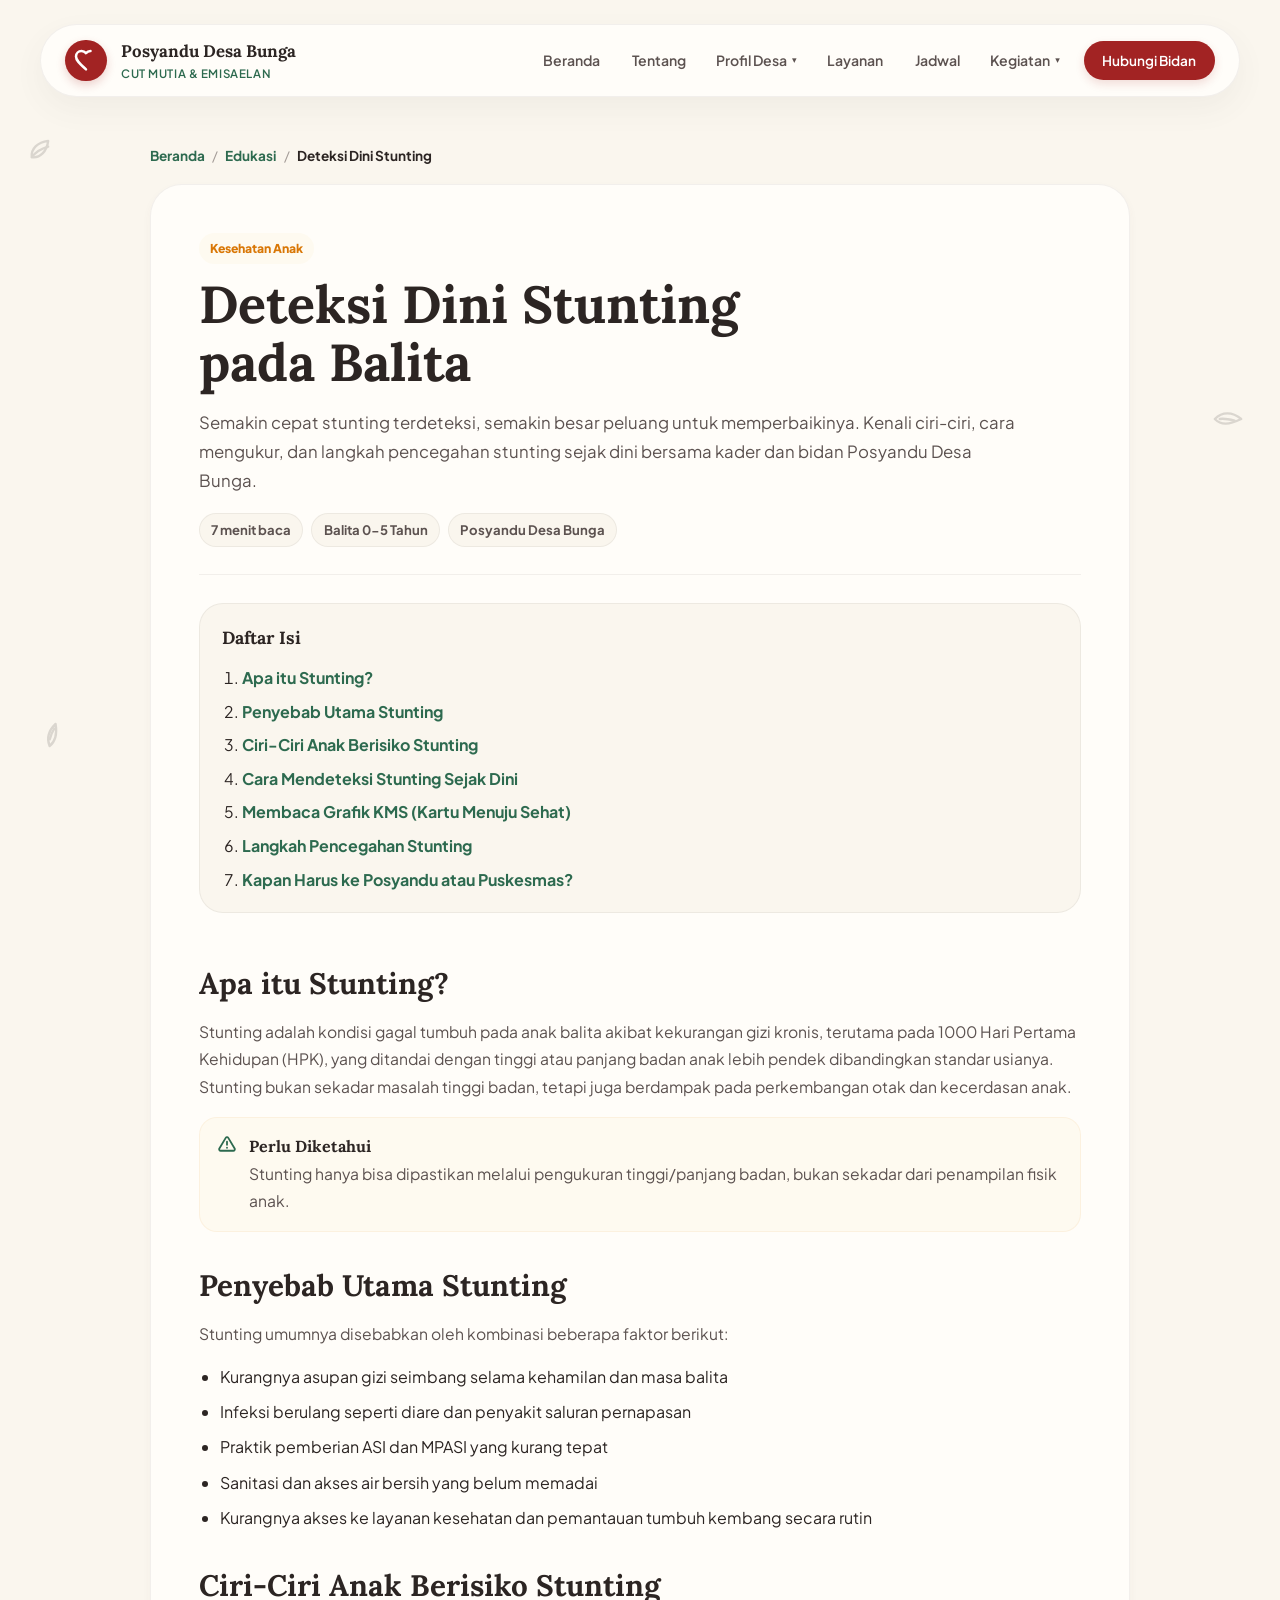
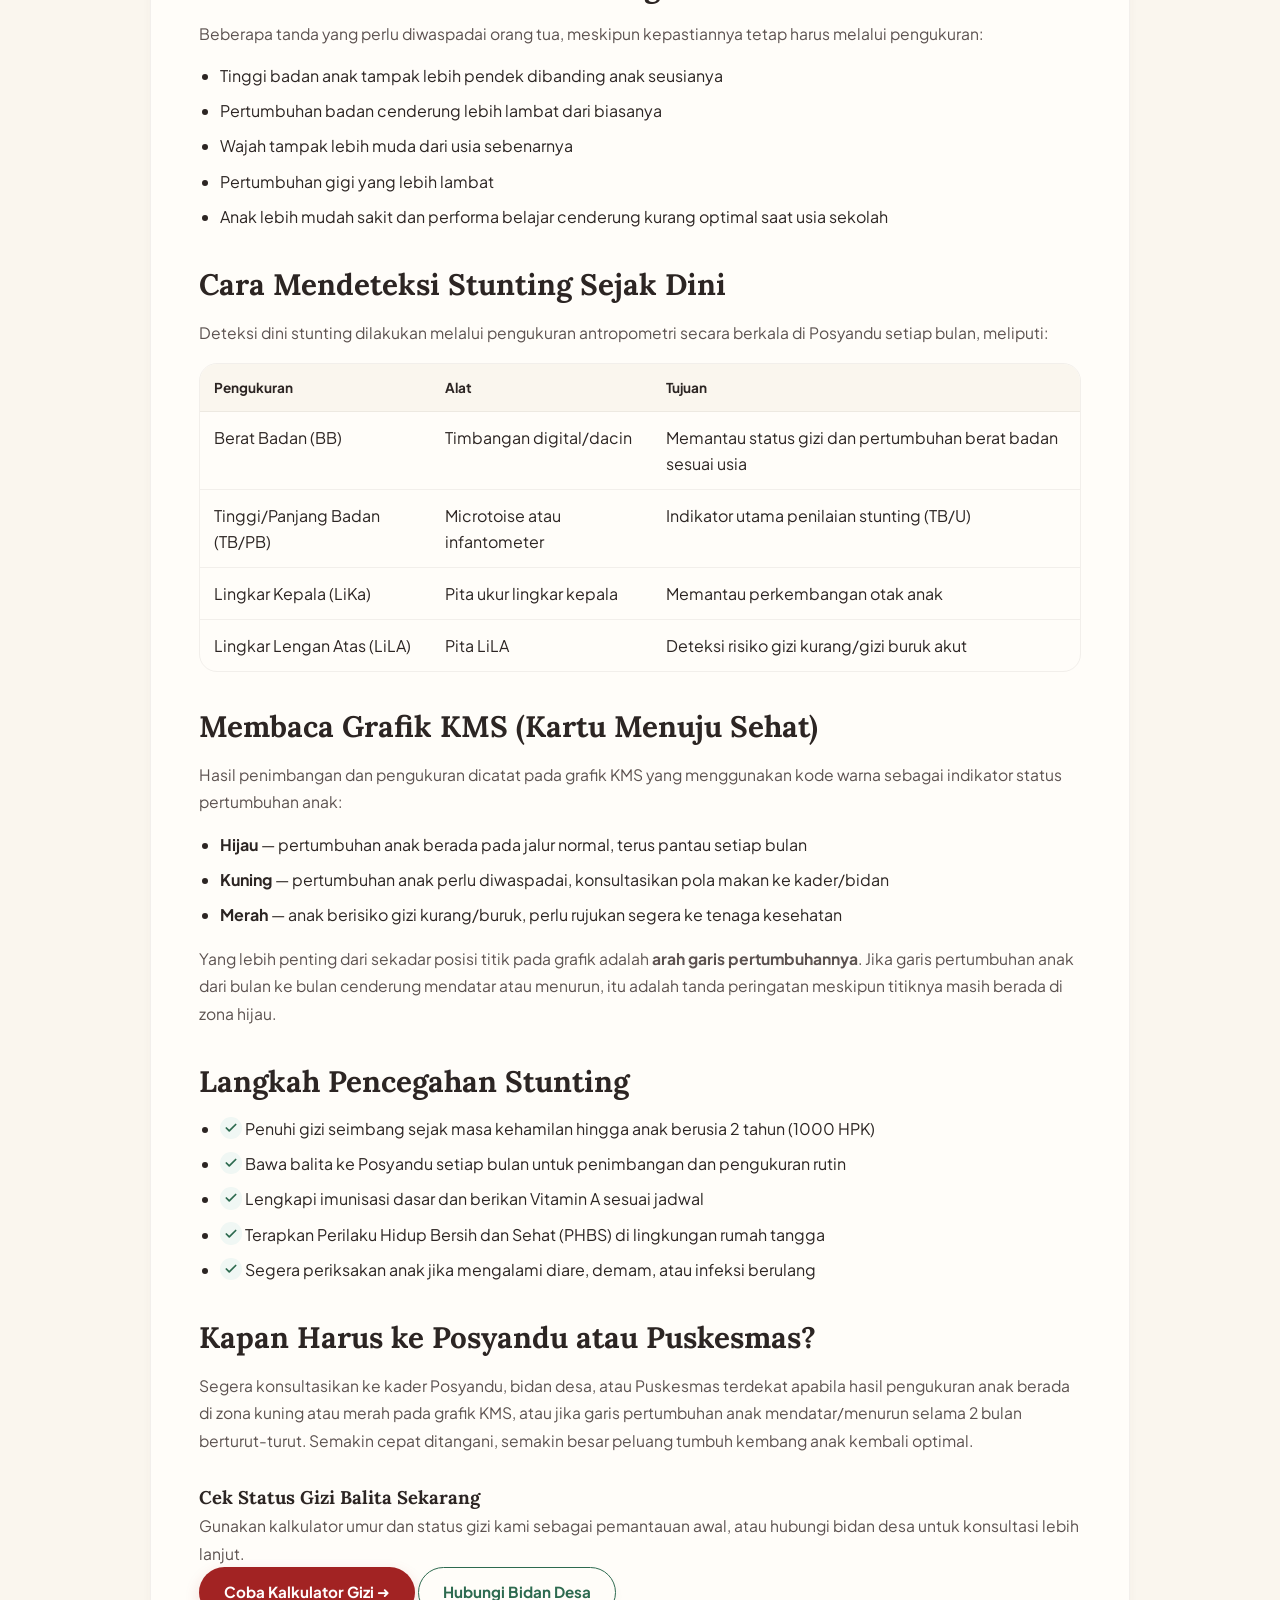
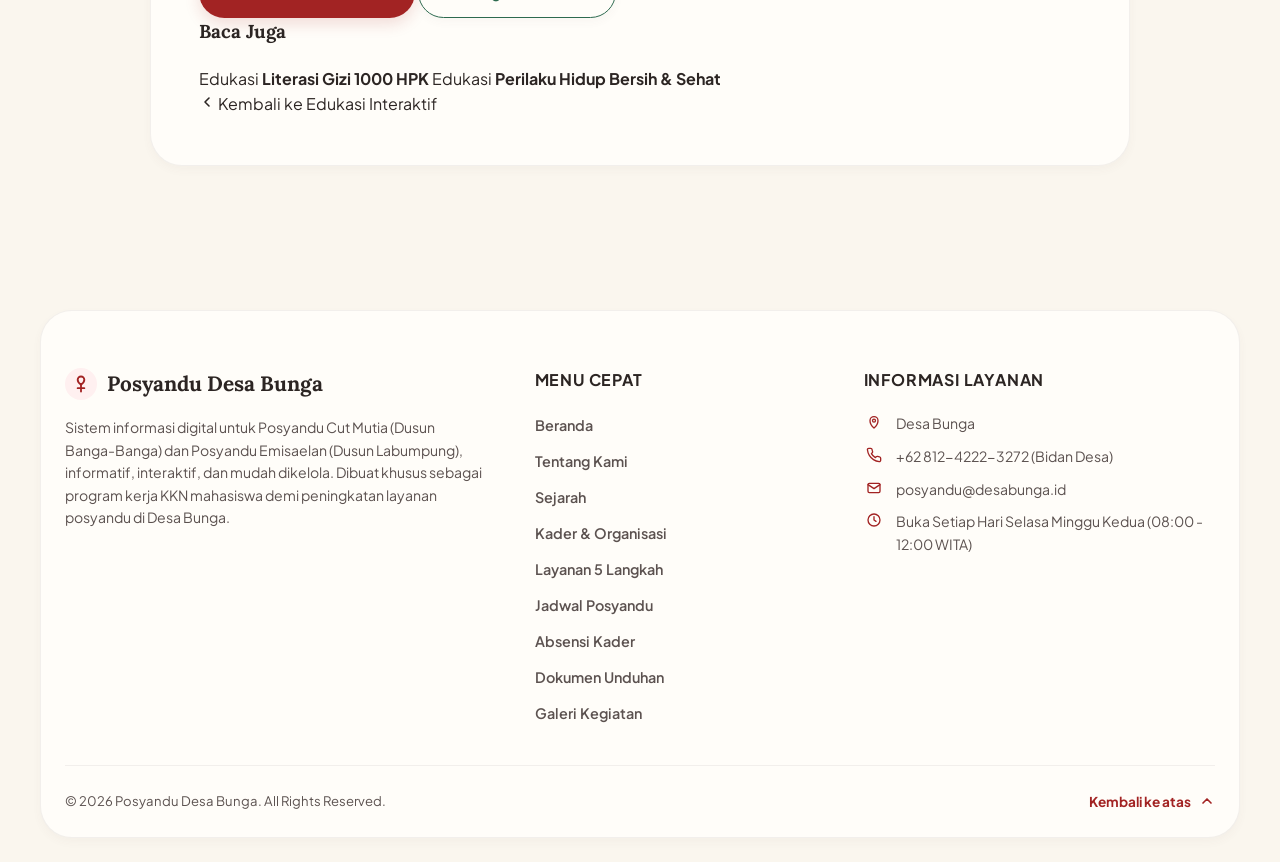
<file: deteksi-dini-stunting.html>
<!doctype html>
<html lang="id">

<head>
  <meta charset="utf-8" />
  <meta name="viewport" content="width=device-width, initial-scale=1" />
  <meta name="description"
    content="Deteksi dini stunting: pengertian, penyebab, ciri-ciri, cara mengukur, dan langkah pencegahan melalui Posyandu Desa Bunga." />
  <title>Deteksi Dini Stunting - Posyandu Desa Bunga</title>
  <link rel="preconnect" href="https://fonts.googleapis.com" />
  <link rel="preconnect" href="https://fonts.gstatic.com" crossorigin />
  <link
    href="https://fonts.googleapis.com/css2?family=Lora:ital,wght@0,400..700;1,400..700&family=Plus+Jakarta+Sans:wght@400;500;600;700;800&display=swap"
    rel="stylesheet" />
  <link rel="stylesheet" href="styles.css" />
</head>

<body>
  <!-- Playful Background Leaf/Heart Accents -->
  <div class="leaf-decor leaf-decor-1" aria-hidden="true">
    <svg viewBox="0 0 24 24" width="28" height="28" fill="none" stroke="currentColor" stroke-width="2"
      stroke-linecap="round" stroke-linejoin="round">
      <path d="M5 19c7 1 13-5 14-14-9 1-15 7-14 14z" />
      <path d="M5 19c3-4 7-7 14-9" />
    </svg>
  </div>
  <div class="leaf-decor leaf-decor-2" aria-hidden="true">
    <svg viewBox="0 0 24 24" width="28" height="28" fill="none" stroke="currentColor" stroke-width="2"
      stroke-linecap="round" stroke-linejoin="round">
      <path d="M4 20c8 0 12-5 16-16-10 1-16 7-16 16z" />
      <path d="M7 17c2-3 5-5 10-8" />
    </svg>
  </div>
  <div class="leaf-decor leaf-decor-3" aria-hidden="true">
    <svg viewBox="0 0 24 24" width="28" height="28" fill="none" stroke="currentColor" stroke-width="2"
      stroke-linecap="round" stroke-linejoin="round">
      <path d="M5 20c6-1 11-6 14-14-8 2-13 7-14 14z" />
      <path d="M8 15c2-2 4-4 8-6" />
    </svg>
  </div>

  <header class="site-header" data-shared-navbar>
    <a class="brand" href="index.html#beranda" aria-label="Beranda Posyandu Desa Bunga">
      <span class="brand-mark">
        <svg viewBox="0 0 24 24" width="24" height="24" fill="none" stroke="currentColor" stroke-width="2.5"
          stroke-linecap="round" stroke-linejoin="round">
          <path
            d="M12 21.35l-1.45-1.32C5.4 15.36 2 12.28 2 8.5 2 5.42 4.42 3 7.5 3c1.74 0 3.41.81 4.5 2.09C13.09 3.81 14.76 3 16.5 3 19.58 3 22 5.42 22 8.5c0 3.78-3.4 6.86-8.55 11.54L12 21.35z" />
        </svg>
      </span>
      <span>
        <strong>Posyandu</strong>
        <small>Cut Mutia &amp; Emisaelan</small>
      </span>
    </a>

    <button class="nav-toggle" type="button" aria-expanded="false" aria-controls="site-nav">
      Menu
    </button>

    <nav id="site-nav" class="site-nav" aria-label="Navigasi utama">
      <a href="index.html#beranda">Beranda</a>
      <a href="index.html#tentang">Tentang</a>
      <a href="index.html#layanan">Layanan</a>
      <a href="index.html#jadwal">Jadwal</a>
      <a href="index.html#galeri">Galeri</a>
      <details class="nav-dropdown">
        <summary>Lainnya</summary>
        <div class="nav-dropdown-menu">
          <a href="index.html#sejarah">Sejarah</a>
          <a href="index.html#organisasi">Organisasi</a>
          <a href="index.html#edukasi">Edukasi &amp; Kalkulator</a>
          <a href="index.html#absensi">Absensi Kader</a>
          <a href="index.html#dokumen">Dokumen</a>
        </div>
      </details>
      <a href="index.html#kontak" class="btn btn-cta">Hubungi Bidan ➜</a>
    </nav>
  </header>

  <main class="article-main reveal">
    <nav class="breadcrumb" aria-label="Breadcrumb">
      <a href="index.html#beranda">Beranda</a>
      <span class="crumb-sep">/</span>
      <a href="index.html#edukasi">Edukasi</a>
      <span class="crumb-sep">/</span>
      <span class="crumb-current">Deteksi Dini Stunting</span>
    </nav>

    <article>
      <div class="article-hero">
        <span class="article-tag tone-yellow">Kesehatan Anak</span>
        <h1>Deteksi Dini Stunting pada Balita</h1>
        <p class="article-lead">
          Semakin cepat stunting terdeteksi, semakin besar peluang untuk memperbaikinya. Kenali ciri-ciri, cara
          mengukur, dan langkah pencegahan stunting sejak dini bersama kader dan bidan Posyandu Desa Bunga.
        </p>
        <div class="article-meta-row">
          <span class="article-meta-item">7 menit baca</span>
          <span class="article-meta-item">Balita 0-5 Tahun</span>
          <span class="article-meta-item">Posyandu Desa Bunga</span>
        </div>
      </div>

      <nav class="article-toc" aria-label="Daftar isi artikel">
        <h2>Daftar Isi</h2>
        <ol>
          <li><a href="#apa-itu-stunting">Apa itu Stunting?</a></li>
          <li><a href="#penyebab">Penyebab Utama Stunting</a></li>
          <li><a href="#ciri-ciri">Ciri-Ciri Anak Berisiko Stunting</a></li>
          <li><a href="#cara-deteksi">Cara Mendeteksi Stunting Sejak Dini</a></li>
          <li><a href="#kms">Membaca Grafik KMS (Kartu Menuju Sehat)</a></li>
          <li><a href="#langkah-pencegahan">Langkah Pencegahan Stunting</a></li>
          <li><a href="#kapan-ke-posyandu">Kapan Harus ke Posyandu atau Puskesmas?</a></li>
        </ol>
      </nav>

      <div class="article-content">
        <h2 id="apa-itu-stunting">Apa itu Stunting?</h2>
        <p>
          Stunting adalah kondisi gagal tumbuh pada anak balita akibat kekurangan gizi kronis, terutama pada 1000
          Hari Pertama Kehidupan (HPK), yang ditandai dengan tinggi atau panjang badan anak lebih pendek
          dibandingkan standar usianya. Stunting bukan sekadar masalah tinggi badan, tetapi juga berdampak pada
          perkembangan otak dan kecerdasan anak.
        </p>

        <div class="callout-box tone-yellow">
          <span class="callout-icon" aria-hidden="true">
            <svg viewBox="0 0 24 24" width="18" height="18" fill="none" stroke="currentColor" stroke-width="2.4"
              stroke-linecap="round" stroke-linejoin="round">
              <path d="M10.29 3.86L1.82 18a2 2 0 0 0 1.71 3h16.94a2 2 0 0 0 1.71-3L13.71 3.86a2 2 0 0 0-3.42 0z" />
              <path d="M12 9v4" />
              <path d="M12 17h.01" />
            </svg>
          </span>
          <div>
            <h4>Perlu Diketahui</h4>
            <p>Stunting hanya bisa dipastikan melalui pengukuran tinggi/panjang badan, bukan sekadar dari penampilan
              fisik anak.</p>
          </div>
        </div>

        <h2 id="penyebab">Penyebab Utama Stunting</h2>
        <p>Stunting umumnya disebabkan oleh kombinasi beberapa faktor berikut:</p>
        <ul>
          <li>Kurangnya asupan gizi seimbang selama kehamilan dan masa balita</li>
          <li>Infeksi berulang seperti diare dan penyakit saluran pernapasan</li>
          <li>Praktik pemberian ASI dan MPASI yang kurang tepat</li>
          <li>Sanitasi dan akses air bersih yang belum memadai</li>
          <li>Kurangnya akses ke layanan kesehatan dan pemantauan tumbuh kembang secara rutin</li>
        </ul>

        <h2 id="ciri-ciri">Ciri-Ciri Anak Berisiko Stunting</h2>
        <p>Beberapa tanda yang perlu diwaspadai orang tua, meskipun kepastiannya tetap harus melalui pengukuran:</p>
        <ul>
          <li>Tinggi badan anak tampak lebih pendek dibanding anak seusianya</li>
          <li>Pertumbuhan badan cenderung lebih lambat dari biasanya</li>
          <li>Wajah tampak lebih muda dari usia sebenarnya</li>
          <li>Pertumbuhan gigi yang lebih lambat</li>
          <li>Anak lebih mudah sakit dan performa belajar cenderung kurang optimal saat usia sekolah</li>
        </ul>

        <h2 id="cara-deteksi">Cara Mendeteksi Stunting Sejak Dini</h2>
        <p>
          Deteksi dini stunting dilakukan melalui pengukuran antropometri secara berkala di Posyandu setiap bulan,
          meliputi:
        </p>

        <div class="info-table-wrap">
          <table class="info-table">
            <thead>
              <tr>
                <th>Pengukuran</th>
                <th>Alat</th>
                <th>Tujuan</th>
              </tr>
            </thead>
            <tbody>
              <tr>
                <td>Berat Badan (BB)</td>
                <td>Timbangan digital/dacin</td>
                <td>Memantau status gizi dan pertumbuhan berat badan sesuai usia</td>
              </tr>
              <tr>
                <td>Tinggi/Panjang Badan (TB/PB)</td>
                <td>Microtoise atau infantometer</td>
                <td>Indikator utama penilaian stunting (TB/U)</td>
              </tr>
              <tr>
                <td>Lingkar Kepala (LiKa)</td>
                <td>Pita ukur lingkar kepala</td>
                <td>Memantau perkembangan otak anak</td>
              </tr>
              <tr>
                <td>Lingkar Lengan Atas (LiLA)</td>
                <td>Pita LiLA</td>
                <td>Deteksi risiko gizi kurang/gizi buruk akut</td>
              </tr>
            </tbody>
          </table>
        </div>

        <h2 id="kms">Membaca Grafik KMS (Kartu Menuju Sehat)</h2>
        <p>
          Hasil penimbangan dan pengukuran dicatat pada grafik KMS yang menggunakan kode warna sebagai indikator
          status pertumbuhan anak:
        </p>
        <ul>
          <li><strong>Hijau</strong> — pertumbuhan anak berada pada jalur normal, terus pantau setiap bulan</li>
          <li><strong>Kuning</strong> — pertumbuhan anak perlu diwaspadai, konsultasikan pola makan ke kader/bidan
          </li>
          <li><strong>Merah</strong> — anak berisiko gizi kurang/buruk, perlu rujukan segera ke tenaga kesehatan
          </li>
        </ul>
        <p>
          Yang lebih penting dari sekadar posisi titik pada grafik adalah <strong>arah garis pertumbuhannya</strong>.
          Jika garis pertumbuhan anak dari bulan ke bulan cenderung mendatar atau menurun, itu adalah tanda peringatan
          meskipun titiknya masih berada di zona hijau.
        </p>

        <h2 id="langkah-pencegahan">Langkah Pencegahan Stunting</h2>
        <ul class="checklist">
          <li>
            <span class="check-icon-wrap" aria-hidden="true">
              <svg viewBox="0 0 24 24" width="14" height="14" fill="none" stroke="currentColor" stroke-width="3"
                stroke-linecap="round" stroke-linejoin="round">
                <polyline points="20 6 9 17 4 12" />
              </svg>
            </span>
            <span>Penuhi gizi seimbang sejak masa kehamilan hingga anak berusia 2 tahun (1000 HPK)</span>
          </li>
          <li>
            <span class="check-icon-wrap" aria-hidden="true">
              <svg viewBox="0 0 24 24" width="14" height="14" fill="none" stroke="currentColor" stroke-width="3"
                stroke-linecap="round" stroke-linejoin="round">
                <polyline points="20 6 9 17 4 12" />
              </svg>
            </span>
            <span>Bawa balita ke Posyandu setiap bulan untuk penimbangan dan pengukuran rutin</span>
          </li>
          <li>
            <span class="check-icon-wrap" aria-hidden="true">
              <svg viewBox="0 0 24 24" width="14" height="14" fill="none" stroke="currentColor" stroke-width="3"
                stroke-linecap="round" stroke-linejoin="round">
                <polyline points="20 6 9 17 4 12" />
              </svg>
            </span>
            <span>Lengkapi imunisasi dasar dan berikan Vitamin A sesuai jadwal</span>
          </li>
          <li>
            <span class="check-icon-wrap" aria-hidden="true">
              <svg viewBox="0 0 24 24" width="14" height="14" fill="none" stroke="currentColor" stroke-width="3"
                stroke-linecap="round" stroke-linejoin="round">
                <polyline points="20 6 9 17 4 12" />
              </svg>
            </span>
            <span>Terapkan Perilaku Hidup Bersih dan Sehat (PHBS) di lingkungan rumah tangga</span>
          </li>
          <li>
            <span class="check-icon-wrap" aria-hidden="true">
              <svg viewBox="0 0 24 24" width="14" height="14" fill="none" stroke="currentColor" stroke-width="3"
                stroke-linecap="round" stroke-linejoin="round">
                <polyline points="20 6 9 17 4 12" />
              </svg>
            </span>
            <span>Segera periksakan anak jika mengalami diare, demam, atau infeksi berulang</span>
          </li>
        </ul>

        <h2 id="kapan-ke-posyandu">Kapan Harus ke Posyandu atau Puskesmas?</h2>
        <p>
          Segera konsultasikan ke kader Posyandu, bidan desa, atau Puskesmas terdekat apabila hasil pengukuran anak
          berada di zona kuning atau merah pada grafik KMS, atau jika garis pertumbuhan anak mendatar/menurun selama
          2 bulan berturut-turut. Semakin cepat ditangani, semakin besar peluang tumbuh kembang anak kembali optimal.
        </p>

        <div class="article-cta">
          <h3>Cek Status Gizi Balita Sekarang</h3>
          <p>Gunakan kalkulator umur dan status gizi kami sebagai pemantauan awal, atau hubungi bidan desa untuk
            konsultasi lebih lanjut.</p>
          <div class="article-cta-actions">
            <a class="btn btn-primary" href="index.html#edukasi">Coba Kalkulator Gizi ➜</a>
            <a class="btn btn-secondary" href="index.html#kontak">Hubungi Bidan Desa</a>
          </div>
        </div>
      </div>

      <div class="related-articles">
        <h3>Baca Juga</h3>
        <div class="related-grid">
          <a class="related-card" href="literasi-gizi-1000-hpk.html">
            <span class="related-label">Edukasi</span>
            <strong>Literasi Gizi 1000 HPK</strong>
          </a>
          <a class="related-card" href="perilaku-hidup-bersih-sehat.html">
            <span class="related-label">Edukasi</span>
            <strong>Perilaku Hidup Bersih &amp; Sehat</strong>
          </a>
        </div>
      </div>

      <a class="back-link" href="index.html#edukasi">
        <svg viewBox="0 0 24 24" width="16" height="16" fill="none" stroke="currentColor" stroke-width="2.4"
          stroke-linecap="round" stroke-linejoin="round">
          <polyline points="15 18 9 12 15 6" />
        </svg>
        Kembali ke Edukasi Interaktif
      </a>
    </article>
  </main>

  <footer class="site-footer">
    <div class="footer-grid">
      <div class="footer-brand-col">
        <div class="footer-logo">
          <span class="logo-mark" aria-hidden="true">
            <svg viewBox="0 0 24 24" width="20" height="20" fill="none" stroke="currentColor" stroke-width="2.2"
              stroke-linecap="round" stroke-linejoin="round">
              <path d="M12 3c2.2 0 4 1.8 4 4 0 3-4 6-4 6s-4-3-4-6c0-2.2 1.8-4 4-4z" />
              <path d="M12 13v8" />
              <path d="M8 17h8" />
            </svg>
          </span>
          <strong>Posyandu Desa Bunga</strong>
        </div>
        <p>
          Sistem informasi digital untuk Posyandu Cut Mutia (Dusun Banga-Banga) dan Posyandu Emisaelan (Dusun
          Labumpung), informatif, interaktif, dan mudah dikelola. Dibuat khusus sebagai program kerja KKN mahasiswa
          demi peningkatan layanan posyandu di Desa Bunga.
        </p>
      </div>

      <div class="footer-links-col">
        <h4>Menu Cepat</h4>
        <ul>
          <li><a href="index.html#beranda">Beranda</a></li>
          <li><a href="index.html#tentang">Tentang Kami</a></li>
          <li><a href="index.html#sejarah">Sejarah</a></li>
          <li><a href="index.html#organisasi">Kader &amp; Organisasi</a></li>
          <li><a href="index.html#layanan">Layanan 5 Langkah</a></li>
          <li><a href="index.html#jadwal">Jadwal Posyandu</a></li>
          <li><a href="index.html#absensi">Absensi Kader</a></li>
          <li><a href="index.html#dokumen">Dokumen Unduhan</a></li>
          <li><a href="index.html#galeri">Galeri Kegiatan</a></li>
        </ul>
      </div>

      <div class="footer-contact-col">
        <h4>Informasi Layanan</h4>
        <ul>
          <li>
            <span class="contact-icon" aria-hidden="true">
              <svg viewBox="0 0 24 24" width="16" height="16" fill="none" stroke="currentColor" stroke-width="2"
                stroke-linecap="round" stroke-linejoin="round">
                <path d="M12 21s6-5.2 6-11a6 6 0 0 0-12 0c0 5.8 6 11 6 11z" />
                <circle cx="12" cy="10" r="2.2" />
              </svg>
            </span>
            <span>Desa Bunga</span>
          </li>
          <li>
            <span class="contact-icon" aria-hidden="true">
              <svg viewBox="0 0 24 24" width="16" height="16" fill="none" stroke="currentColor" stroke-width="2"
                stroke-linecap="round" stroke-linejoin="round">
                <path
                  d="M22 16.92v3a2 2 0 0 1-2.18 2 19.8 19.8 0 0 1-8.63-3.07 19.5 19.5 0 0 1-6-6 19.8 19.8 0 0 1-3.07-8.67A2 2 0 0 1 4.11 2h3a2 2 0 0 1 2 1.72 12.8 12.8 0 0 0 .7 2.81 2 2 0 0 1-.45 2.11L8.09 9.91a16 16 0 0 0 6 6l1.27-1.27a2 2 0 0 1 2.11-.45 12.8 12.8 0 0 0 2.81.7A2 2 0 0 1 22 16.92z" />
              </svg>
            </span>
            <span>+62 812-4222-3272 (Bidan Desa)</span>
          </li>
          <li>
            <span class="contact-icon" aria-hidden="true">
              <svg viewBox="0 0 24 24" width="16" height="16" fill="none" stroke="currentColor" stroke-width="2"
                stroke-linecap="round" stroke-linejoin="round">
                <rect x="3" y="5" width="18" height="14" rx="2" />
                <path d="M3 7l9 6 9-6" />
              </svg>
            </span>
            <span>posyandu@desabunga.id</span>
          </li>
          <li>
            <span class="contact-icon" aria-hidden="true">
              <svg viewBox="0 0 24 24" width="16" height="16" fill="none" stroke="currentColor" stroke-width="2"
                stroke-linecap="round" stroke-linejoin="round">
                <circle cx="12" cy="12" r="9" />
                <path d="M12 7v5l3 2" />
              </svg>
            </span>
            <span>Buka Setiap Hari Selasa Minggu Kedua (08:00 - 12:00 WITA)</span>
          </li>
        </ul>
      </div>
    </div>

    <div class="footer-bottom">
      <p>&copy; 2026 Posyandu Desa Bunga. All Rights Reserved.</p>
      <a href="index.html#beranda" class="back-to-top">
        <span>Kembali ke atas</span>
        <svg viewBox="0 0 24 24" width="16" height="16" fill="none" stroke="currentColor" stroke-width="2.5"
          stroke-linecap="round" stroke-linejoin="round">
          <polyline points="18 15 12 9 6 15" />
        </svg>
      </a>
    </div>
  </footer>

  <script src="navbar.js"></script>
  <script src="scroll-reveal.js"></script>
  <script src="article.js"></script>
</body>

</html>
</file>
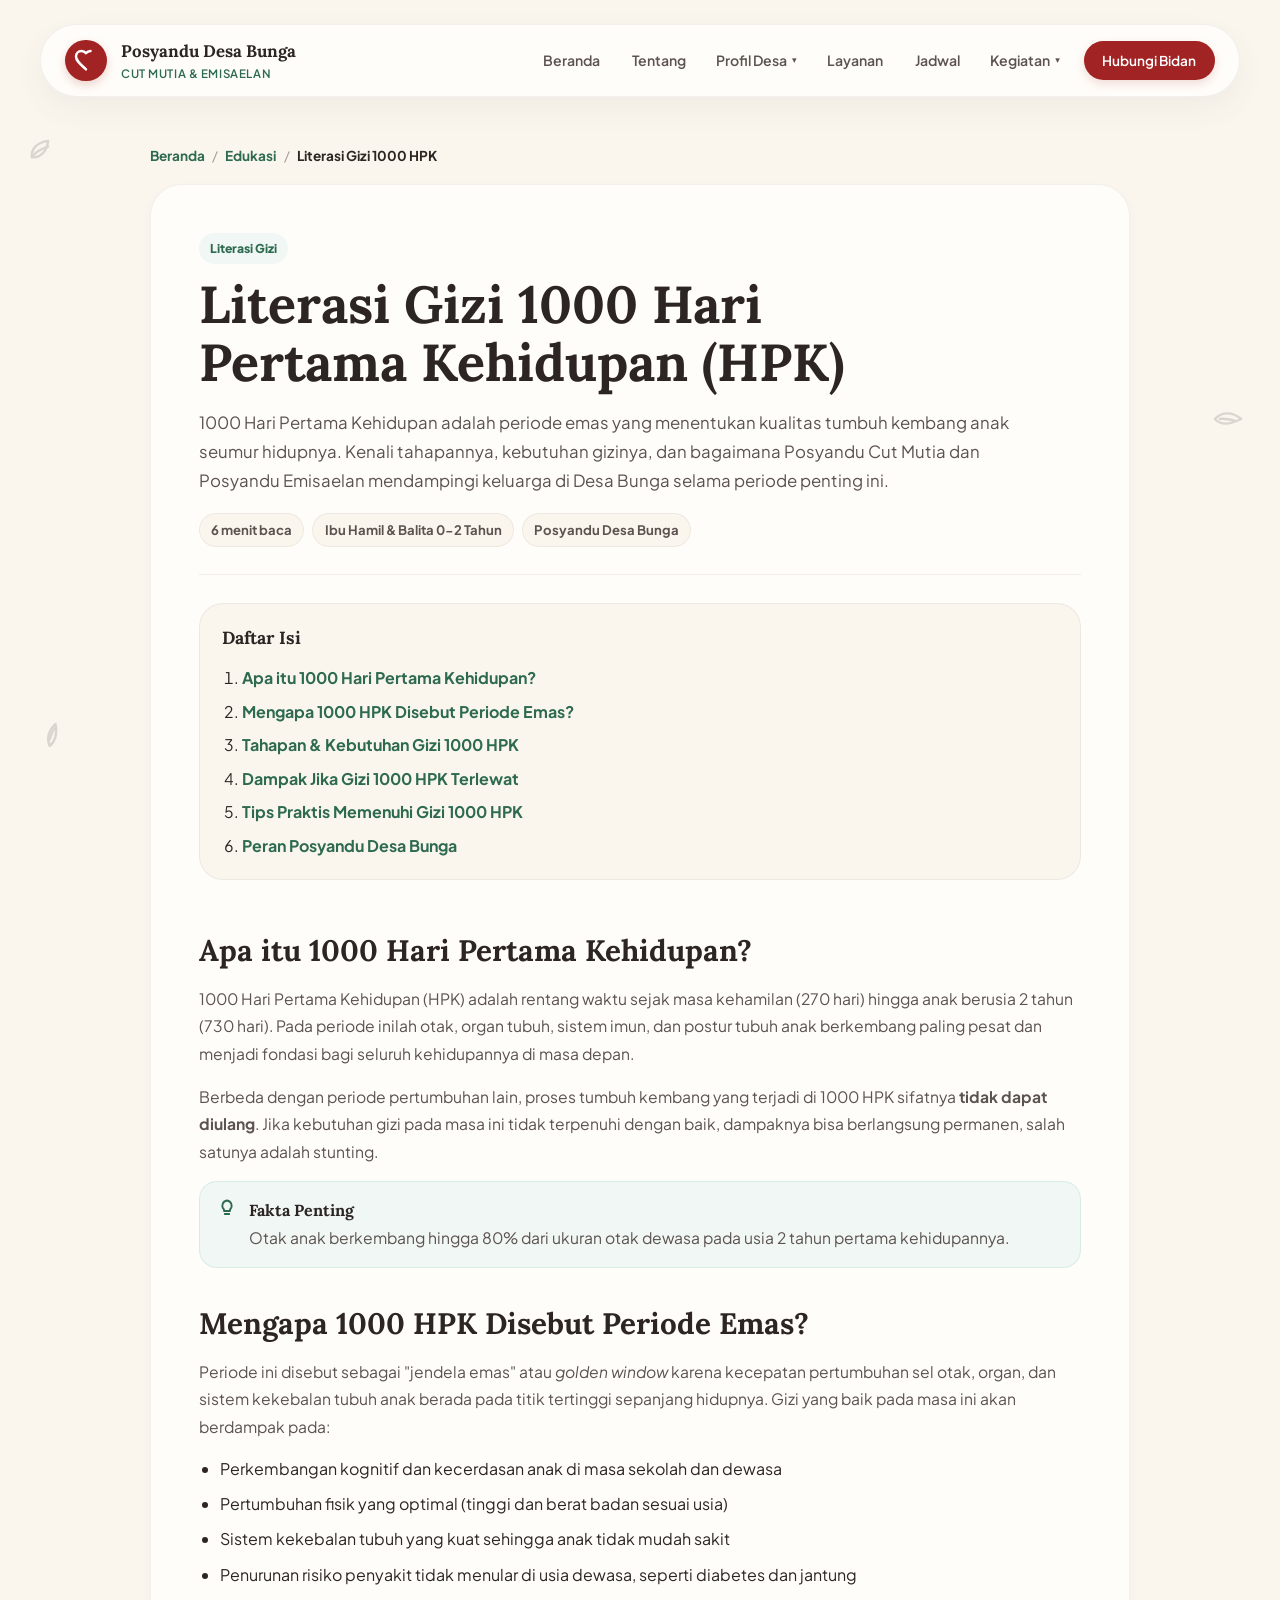
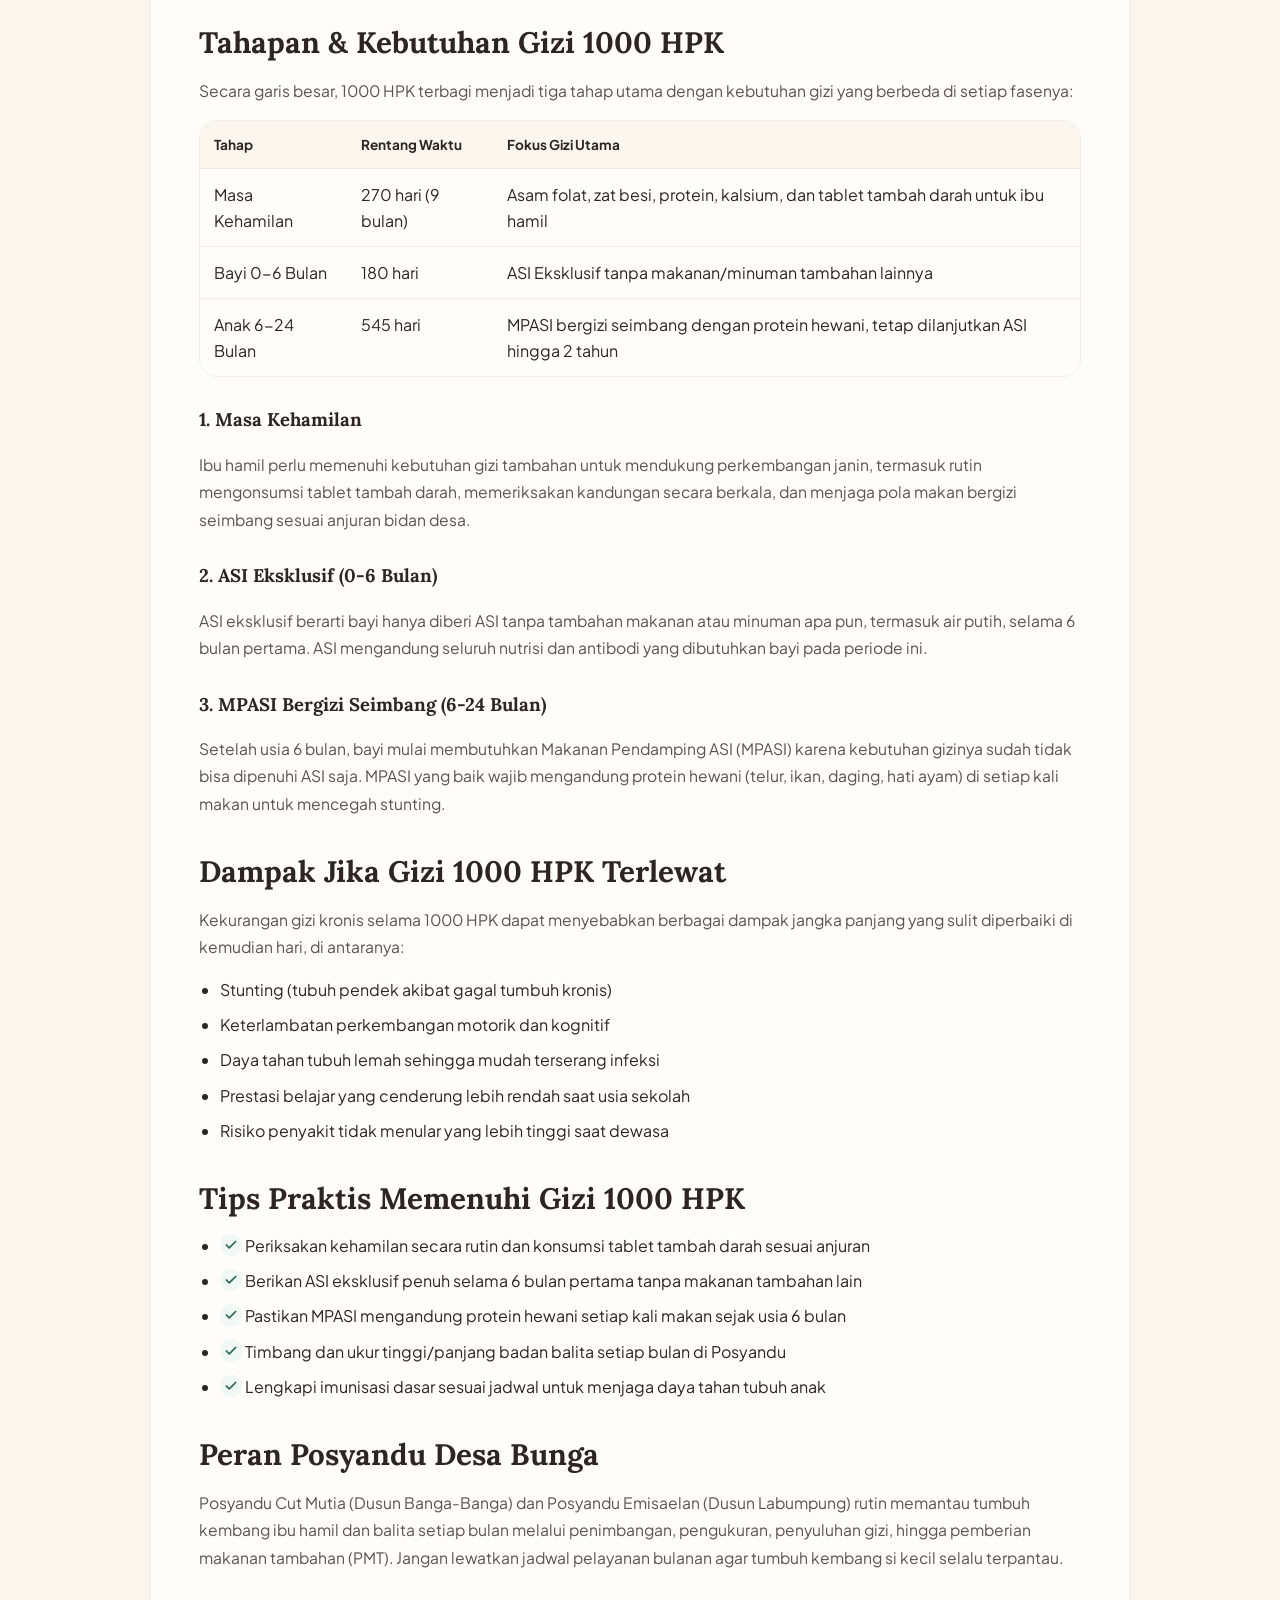
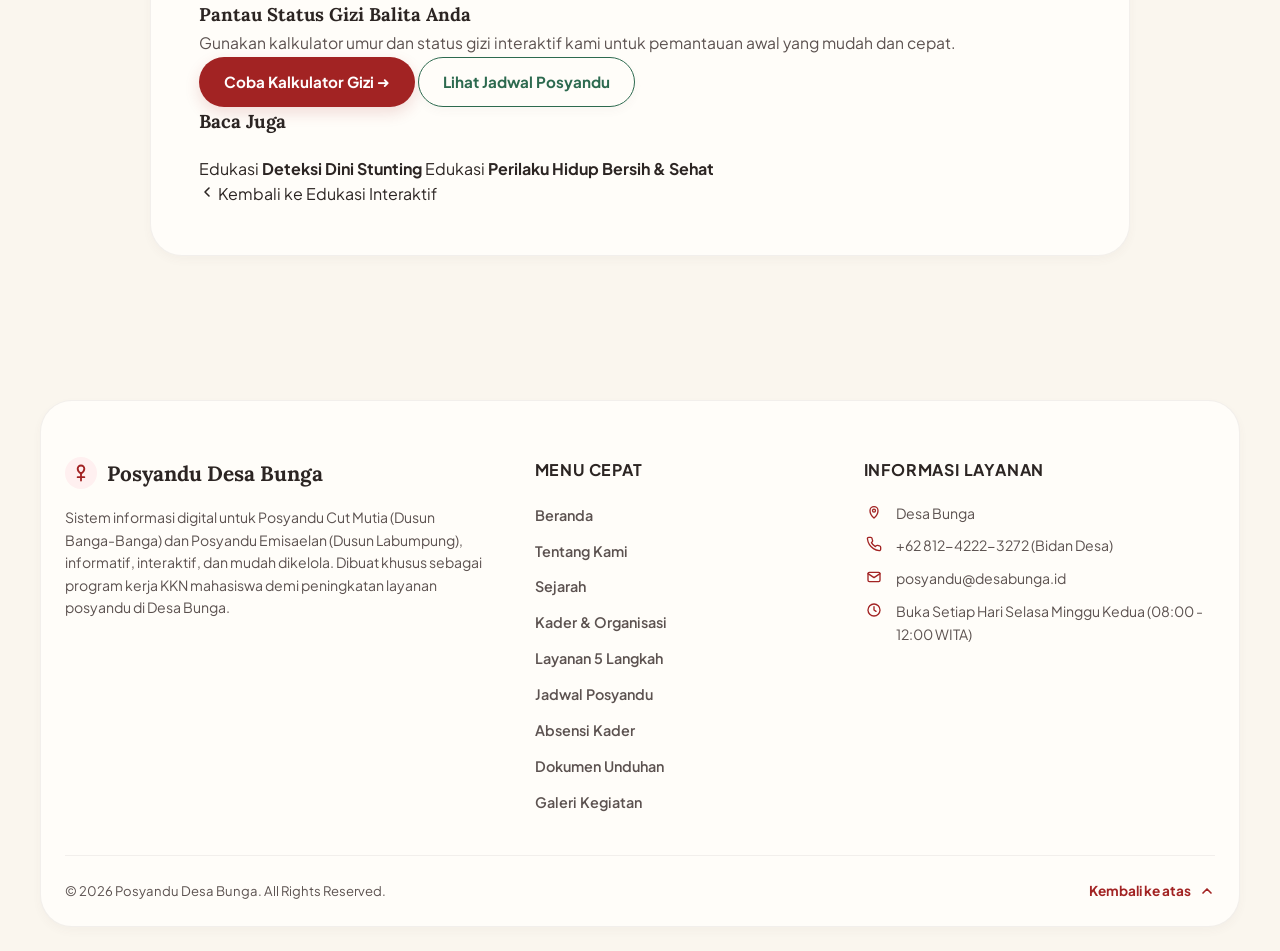
<file: literasi-gizi-1000-hpk.html>
<!doctype html>
<html lang="id">

<head>
  <meta charset="utf-8" />
  <meta name="viewport" content="width=device-width, initial-scale=1" />
  <meta name="description"
    content="Literasi Gizi 1000 Hari Pertama Kehidupan (HPK): pengertian, tahapan, kebutuhan gizi ibu hamil hingga balita, dan tips praktis dari Posyandu Desa Bunga." />
  <title>Literasi Gizi 1000 HPK - Posyandu Desa Bunga</title>
  <link rel="preconnect" href="https://fonts.googleapis.com" />
  <link rel="preconnect" href="https://fonts.gstatic.com" crossorigin />
  <link
    href="https://fonts.googleapis.com/css2?family=Lora:ital,wght@0,400..700;1,400..700&family=Plus+Jakarta+Sans:wght@400;500;600;700;800&display=swap"
    rel="stylesheet" />
  <link rel="stylesheet" href="styles.css" />
</head>

<body>
  <!-- Playful Background Leaf/Heart Accents -->
  <div class="leaf-decor leaf-decor-1" aria-hidden="true">
    <svg viewBox="0 0 24 24" width="28" height="28" fill="none" stroke="currentColor" stroke-width="2"
      stroke-linecap="round" stroke-linejoin="round">
      <path d="M5 19c7 1 13-5 14-14-9 1-15 7-14 14z" />
      <path d="M5 19c3-4 7-7 14-9" />
    </svg>
  </div>
  <div class="leaf-decor leaf-decor-2" aria-hidden="true">
    <svg viewBox="0 0 24 24" width="28" height="28" fill="none" stroke="currentColor" stroke-width="2"
      stroke-linecap="round" stroke-linejoin="round">
      <path d="M4 20c8 0 12-5 16-16-10 1-16 7-16 16z" />
      <path d="M7 17c2-3 5-5 10-8" />
    </svg>
  </div>
  <div class="leaf-decor leaf-decor-3" aria-hidden="true">
    <svg viewBox="0 0 24 24" width="28" height="28" fill="none" stroke="currentColor" stroke-width="2"
      stroke-linecap="round" stroke-linejoin="round">
      <path d="M5 20c6-1 11-6 14-14-8 2-13 7-14 14z" />
      <path d="M8 15c2-2 4-4 8-6" />
    </svg>
  </div>

  <header class="site-header" data-shared-navbar>
    <a class="brand" href="index.html#beranda" aria-label="Beranda Posyandu Desa Bunga">
      <span class="brand-mark">
        <svg viewBox="0 0 24 24" width="24" height="24" fill="none" stroke="currentColor" stroke-width="2.5"
          stroke-linecap="round" stroke-linejoin="round">
          <path
            d="M12 21.35l-1.45-1.32C5.4 15.36 2 12.28 2 8.5 2 5.42 4.42 3 7.5 3c1.74 0 3.41.81 4.5 2.09C13.09 3.81 14.76 3 16.5 3 19.58 3 22 5.42 22 8.5c0 3.78-3.4 6.86-8.55 11.54L12 21.35z" />
        </svg>
      </span>
      <span>
        <strong>Posyandu</strong>
        <small>Cut Mutia &amp; Emisaelan</small>
      </span>
    </a>

    <button class="nav-toggle" type="button" aria-expanded="false" aria-controls="site-nav">
      Menu
    </button>

    <nav id="site-nav" class="site-nav" aria-label="Navigasi utama">
      <a href="index.html#beranda">Beranda</a>
      <a href="index.html#tentang">Tentang</a>
      <a href="index.html#layanan">Layanan</a>
      <a href="index.html#jadwal">Jadwal</a>
      <a href="index.html#galeri">Galeri</a>
      <details class="nav-dropdown">
        <summary>Lainnya</summary>
        <div class="nav-dropdown-menu">
          <a href="index.html#sejarah">Sejarah</a>
          <a href="index.html#organisasi">Organisasi</a>
          <a href="index.html#edukasi">Edukasi &amp; Kalkulator</a>
          <a href="index.html#absensi">Absensi Kader</a>
          <a href="index.html#dokumen">Dokumen</a>
        </div>
      </details>
      <a href="index.html#kontak" class="btn btn-cta">Hubungi Bidan ➜</a>
    </nav>
  </header>

  <main class="article-main reveal">
    <nav class="breadcrumb" aria-label="Breadcrumb">
      <a href="index.html#beranda">Beranda</a>
      <span class="crumb-sep">/</span>
      <a href="index.html#edukasi">Edukasi</a>
      <span class="crumb-sep">/</span>
      <span class="crumb-current">Literasi Gizi 1000 HPK</span>
    </nav>

    <article>
      <div class="article-hero">
        <span class="article-tag tone-green">Literasi Gizi</span>
        <h1>Literasi Gizi 1000 Hari Pertama Kehidupan (HPK)</h1>
        <p class="article-lead">
          1000 Hari Pertama Kehidupan adalah periode emas yang menentukan kualitas tumbuh kembang anak seumur
          hidupnya. Kenali tahapannya, kebutuhan gizinya, dan bagaimana Posyandu Cut Mutia dan Posyandu Emisaelan
          mendampingi keluarga di Desa Bunga selama periode penting ini.
        </p>
        <div class="article-meta-row">
          <span class="article-meta-item">6 menit baca</span>
          <span class="article-meta-item">Ibu Hamil &amp; Balita 0-2 Tahun</span>
          <span class="article-meta-item">Posyandu Desa Bunga</span>
        </div>
      </div>

      <nav class="article-toc" aria-label="Daftar isi artikel">
        <h2>Daftar Isi</h2>
        <ol>
          <li><a href="#apa-itu-1000-hpk">Apa itu 1000 Hari Pertama Kehidupan?</a></li>
          <li><a href="#mengapa-penting">Mengapa 1000 HPK Disebut Periode Emas?</a></li>
          <li><a href="#tahapan-gizi">Tahapan &amp; Kebutuhan Gizi 1000 HPK</a></li>
          <li><a href="#dampak-jika-terlewat">Dampak Jika Gizi 1000 HPK Terlewat</a></li>
          <li><a href="#tips-praktis">Tips Praktis Memenuhi Gizi 1000 HPK</a></li>
          <li><a href="#peran-posyandu">Peran Posyandu Desa Bunga</a></li>
        </ol>
      </nav>

      <div class="article-content">
        <h2 id="apa-itu-1000-hpk">Apa itu 1000 Hari Pertama Kehidupan?</h2>
        <p>
          1000 Hari Pertama Kehidupan (HPK) adalah rentang waktu sejak masa kehamilan (270 hari) hingga anak berusia
          2 tahun (730 hari). Pada periode inilah otak, organ tubuh, sistem imun, dan postur tubuh anak berkembang
          paling pesat dan menjadi fondasi bagi seluruh kehidupannya di masa depan.
        </p>
        <p>
          Berbeda dengan periode pertumbuhan lain, proses tumbuh kembang yang terjadi di 1000 HPK sifatnya
          <strong>tidak dapat diulang</strong>. Jika kebutuhan gizi pada masa ini tidak terpenuhi dengan baik,
          dampaknya bisa berlangsung permanen, salah satunya adalah stunting.
        </p>

        <div class="callout-box tone-green">
          <span class="callout-icon" aria-hidden="true">
            <svg viewBox="0 0 24 24" width="18" height="18" fill="none" stroke="currentColor" stroke-width="2.4"
              stroke-linecap="round" stroke-linejoin="round">
              <path d="M12 2a7 7 0 0 0-4 12v2h8v-2a7 7 0 0 0-4-12z" />
              <path d="M9 20h6" />
            </svg>
          </span>
          <div>
            <h4>Fakta Penting</h4>
            <p>Otak anak berkembang hingga 80% dari ukuran otak dewasa pada usia 2 tahun pertama kehidupannya.</p>
          </div>
        </div>

        <h2 id="mengapa-penting">Mengapa 1000 HPK Disebut Periode Emas?</h2>
        <p>
          Periode ini disebut sebagai "jendela emas" atau <em>golden window</em> karena kecepatan pertumbuhan sel
          otak, organ, dan sistem kekebalan tubuh anak berada pada titik tertinggi sepanjang hidupnya. Gizi yang
          baik pada masa ini akan berdampak pada:
        </p>
        <ul>
          <li>Perkembangan kognitif dan kecerdasan anak di masa sekolah dan dewasa</li>
          <li>Pertumbuhan fisik yang optimal (tinggi dan berat badan sesuai usia)</li>
          <li>Sistem kekebalan tubuh yang kuat sehingga anak tidak mudah sakit</li>
          <li>Penurunan risiko penyakit tidak menular di usia dewasa, seperti diabetes dan jantung</li>
        </ul>

        <h2 id="tahapan-gizi">Tahapan &amp; Kebutuhan Gizi 1000 HPK</h2>
        <p>
          Secara garis besar, 1000 HPK terbagi menjadi tiga tahap utama dengan kebutuhan gizi yang berbeda di setiap
          fasenya:
        </p>

        <div class="info-table-wrap">
          <table class="info-table">
            <thead>
              <tr>
                <th>Tahap</th>
                <th>Rentang Waktu</th>
                <th>Fokus Gizi Utama</th>
              </tr>
            </thead>
            <tbody>
              <tr>
                <td>Masa Kehamilan</td>
                <td>270 hari (9 bulan)</td>
                <td>Asam folat, zat besi, protein, kalsium, dan tablet tambah darah untuk ibu hamil</td>
              </tr>
              <tr>
                <td>Bayi 0-6 Bulan</td>
                <td>180 hari</td>
                <td>ASI Eksklusif tanpa makanan/minuman tambahan lainnya</td>
              </tr>
              <tr>
                <td>Anak 6-24 Bulan</td>
                <td>545 hari</td>
                <td>MPASI bergizi seimbang dengan protein hewani, tetap dilanjutkan ASI hingga 2 tahun</td>
              </tr>
            </tbody>
          </table>
        </div>

        <h3>1. Masa Kehamilan</h3>
        <p>
          Ibu hamil perlu memenuhi kebutuhan gizi tambahan untuk mendukung perkembangan janin, termasuk rutin
          mengonsumsi tablet tambah darah, memeriksakan kandungan secara berkala, dan menjaga pola makan bergizi
          seimbang sesuai anjuran bidan desa.
        </p>

        <h3>2. ASI Eksklusif (0-6 Bulan)</h3>
        <p>
          ASI eksklusif berarti bayi hanya diberi ASI tanpa tambahan makanan atau minuman apa pun, termasuk air
          putih, selama 6 bulan pertama. ASI mengandung seluruh nutrisi dan antibodi yang dibutuhkan bayi pada
          periode ini.
        </p>

        <h3>3. MPASI Bergizi Seimbang (6-24 Bulan)</h3>
        <p>
          Setelah usia 6 bulan, bayi mulai membutuhkan Makanan Pendamping ASI (MPASI) karena kebutuhan gizinya sudah
          tidak bisa dipenuhi ASI saja. MPASI yang baik wajib mengandung protein hewani (telur, ikan, daging, hati
          ayam) di setiap kali makan untuk mencegah stunting.
        </p>

        <h2 id="dampak-jika-terlewat">Dampak Jika Gizi 1000 HPK Terlewat</h2>
        <p>
          Kekurangan gizi kronis selama 1000 HPK dapat menyebabkan berbagai dampak jangka panjang yang sulit
          diperbaiki di kemudian hari, di antaranya:
        </p>
        <ul>
          <li>Stunting (tubuh pendek akibat gagal tumbuh kronis)</li>
          <li>Keterlambatan perkembangan motorik dan kognitif</li>
          <li>Daya tahan tubuh lemah sehingga mudah terserang infeksi</li>
          <li>Prestasi belajar yang cenderung lebih rendah saat usia sekolah</li>
          <li>Risiko penyakit tidak menular yang lebih tinggi saat dewasa</li>
        </ul>

        <h2 id="tips-praktis">Tips Praktis Memenuhi Gizi 1000 HPK</h2>
        <ul class="checklist">
          <li>
            <span class="check-icon-wrap" aria-hidden="true">
              <svg viewBox="0 0 24 24" width="14" height="14" fill="none" stroke="currentColor" stroke-width="3"
                stroke-linecap="round" stroke-linejoin="round">
                <polyline points="20 6 9 17 4 12" />
              </svg>
            </span>
            <span>Periksakan kehamilan secara rutin dan konsumsi tablet tambah darah sesuai anjuran</span>
          </li>
          <li>
            <span class="check-icon-wrap" aria-hidden="true">
              <svg viewBox="0 0 24 24" width="14" height="14" fill="none" stroke="currentColor" stroke-width="3"
                stroke-linecap="round" stroke-linejoin="round">
                <polyline points="20 6 9 17 4 12" />
              </svg>
            </span>
            <span>Berikan ASI eksklusif penuh selama 6 bulan pertama tanpa makanan tambahan lain</span>
          </li>
          <li>
            <span class="check-icon-wrap" aria-hidden="true">
              <svg viewBox="0 0 24 24" width="14" height="14" fill="none" stroke="currentColor" stroke-width="3"
                stroke-linecap="round" stroke-linejoin="round">
                <polyline points="20 6 9 17 4 12" />
              </svg>
            </span>
            <span>Pastikan MPASI mengandung protein hewani setiap kali makan sejak usia 6 bulan</span>
          </li>
          <li>
            <span class="check-icon-wrap" aria-hidden="true">
              <svg viewBox="0 0 24 24" width="14" height="14" fill="none" stroke="currentColor" stroke-width="3"
                stroke-linecap="round" stroke-linejoin="round">
                <polyline points="20 6 9 17 4 12" />
              </svg>
            </span>
            <span>Timbang dan ukur tinggi/panjang badan balita setiap bulan di Posyandu</span>
          </li>
          <li>
            <span class="check-icon-wrap" aria-hidden="true">
              <svg viewBox="0 0 24 24" width="14" height="14" fill="none" stroke="currentColor" stroke-width="3"
                stroke-linecap="round" stroke-linejoin="round">
                <polyline points="20 6 9 17 4 12" />
              </svg>
            </span>
            <span>Lengkapi imunisasi dasar sesuai jadwal untuk menjaga daya tahan tubuh anak</span>
          </li>
        </ul>

        <h2 id="peran-posyandu">Peran Posyandu Desa Bunga</h2>
        <p>
          Posyandu Cut Mutia (Dusun Banga-Banga) dan Posyandu Emisaelan (Dusun Labumpung) rutin memantau tumbuh
          kembang ibu hamil dan balita setiap bulan melalui penimbangan, pengukuran, penyuluhan gizi, hingga
          pemberian makanan tambahan (PMT). Jangan lewatkan jadwal pelayanan bulanan agar tumbuh kembang si kecil
          selalu terpantau.
        </p>

        <div class="article-cta">
          <h3>Pantau Status Gizi Balita Anda</h3>
          <p>Gunakan kalkulator umur dan status gizi interaktif kami untuk pemantauan awal yang mudah dan cepat.</p>
          <div class="article-cta-actions">
            <a class="btn btn-primary" href="index.html#edukasi">Coba Kalkulator Gizi ➜</a>
            <a class="btn btn-secondary" href="index.html#jadwal">Lihat Jadwal Posyandu</a>
          </div>
        </div>
      </div>

      <div class="related-articles">
        <h3>Baca Juga</h3>
        <div class="related-grid">
          <a class="related-card" href="deteksi-dini-stunting.html">
            <span class="related-label">Edukasi</span>
            <strong>Deteksi Dini Stunting</strong>
          </a>
          <a class="related-card" href="perilaku-hidup-bersih-sehat.html">
            <span class="related-label">Edukasi</span>
            <strong>Perilaku Hidup Bersih &amp; Sehat</strong>
          </a>
        </div>
      </div>

      <a class="back-link" href="index.html#edukasi">
        <svg viewBox="0 0 24 24" width="16" height="16" fill="none" stroke="currentColor" stroke-width="2.4"
          stroke-linecap="round" stroke-linejoin="round">
          <polyline points="15 18 9 12 15 6" />
        </svg>
        Kembali ke Edukasi Interaktif
      </a>
    </article>
  </main>

  <footer class="site-footer">
    <div class="footer-grid">
      <div class="footer-brand-col">
        <div class="footer-logo">
          <span class="logo-mark" aria-hidden="true">
            <svg viewBox="0 0 24 24" width="20" height="20" fill="none" stroke="currentColor" stroke-width="2.2"
              stroke-linecap="round" stroke-linejoin="round">
              <path d="M12 3c2.2 0 4 1.8 4 4 0 3-4 6-4 6s-4-3-4-6c0-2.2 1.8-4 4-4z" />
              <path d="M12 13v8" />
              <path d="M8 17h8" />
            </svg>
          </span>
          <strong>Posyandu Desa Bunga</strong>
        </div>
        <p>
          Sistem informasi digital untuk Posyandu Cut Mutia (Dusun Banga-Banga) dan Posyandu Emisaelan (Dusun
          Labumpung), informatif, interaktif, dan mudah dikelola. Dibuat khusus sebagai program kerja KKN mahasiswa
          demi peningkatan layanan posyandu di Desa Bunga.
        </p>
      </div>

      <div class="footer-links-col">
        <h4>Menu Cepat</h4>
        <ul>
          <li><a href="index.html#beranda">Beranda</a></li>
          <li><a href="index.html#tentang">Tentang Kami</a></li>
          <li><a href="index.html#sejarah">Sejarah</a></li>
          <li><a href="index.html#organisasi">Kader &amp; Organisasi</a></li>
          <li><a href="index.html#layanan">Layanan 5 Langkah</a></li>
          <li><a href="index.html#jadwal">Jadwal Posyandu</a></li>
          <li><a href="index.html#absensi">Absensi Kader</a></li>
          <li><a href="index.html#dokumen">Dokumen Unduhan</a></li>
          <li><a href="index.html#galeri">Galeri Kegiatan</a></li>
        </ul>
      </div>

      <div class="footer-contact-col">
        <h4>Informasi Layanan</h4>
        <ul>
          <li>
            <span class="contact-icon" aria-hidden="true">
              <svg viewBox="0 0 24 24" width="16" height="16" fill="none" stroke="currentColor" stroke-width="2"
                stroke-linecap="round" stroke-linejoin="round">
                <path d="M12 21s6-5.2 6-11a6 6 0 0 0-12 0c0 5.8 6 11 6 11z" />
                <circle cx="12" cy="10" r="2.2" />
              </svg>
            </span>
            <span>Desa Bunga</span>
          </li>
          <li>
            <span class="contact-icon" aria-hidden="true">
              <svg viewBox="0 0 24 24" width="16" height="16" fill="none" stroke="currentColor" stroke-width="2"
                stroke-linecap="round" stroke-linejoin="round">
                <path
                  d="M22 16.92v3a2 2 0 0 1-2.18 2 19.8 19.8 0 0 1-8.63-3.07 19.5 19.5 0 0 1-6-6 19.8 19.8 0 0 1-3.07-8.67A2 2 0 0 1 4.11 2h3a2 2 0 0 1 2 1.72 12.8 12.8 0 0 0 .7 2.81 2 2 0 0 1-.45 2.11L8.09 9.91a16 16 0 0 0 6 6l1.27-1.27a2 2 0 0 1 2.11-.45 12.8 12.8 0 0 0 2.81.7A2 2 0 0 1 22 16.92z" />
              </svg>
            </span>
            <span>+62 812-4222-3272 (Bidan Desa)</span>
          </li>
          <li>
            <span class="contact-icon" aria-hidden="true">
              <svg viewBox="0 0 24 24" width="16" height="16" fill="none" stroke="currentColor" stroke-width="2"
                stroke-linecap="round" stroke-linejoin="round">
                <rect x="3" y="5" width="18" height="14" rx="2" />
                <path d="M3 7l9 6 9-6" />
              </svg>
            </span>
            <span>posyandu@desabunga.id</span>
          </li>
          <li>
            <span class="contact-icon" aria-hidden="true">
              <svg viewBox="0 0 24 24" width="16" height="16" fill="none" stroke="currentColor" stroke-width="2"
                stroke-linecap="round" stroke-linejoin="round">
                <circle cx="12" cy="12" r="9" />
                <path d="M12 7v5l3 2" />
              </svg>
            </span>
            <span>Buka Setiap Hari Selasa Minggu Kedua (08:00 - 12:00 WITA)</span>
          </li>
        </ul>
      </div>
    </div>

    <div class="footer-bottom">
      <p>&copy; 2026 Posyandu Desa Bunga. All Rights Reserved.</p>
      <a href="index.html#beranda" class="back-to-top">
        <span>Kembali ke atas</span>
        <svg viewBox="0 0 24 24" width="16" height="16" fill="none" stroke="currentColor" stroke-width="2.5"
          stroke-linecap="round" stroke-linejoin="round">
          <polyline points="18 15 12 9 6 15" />
        </svg>
      </a>
    </div>
  </footer>

  <script src="navbar.js"></script>
  <script src="scroll-reveal.js"></script>
  <script src="article.js"></script>
</body>

</html>
</file>
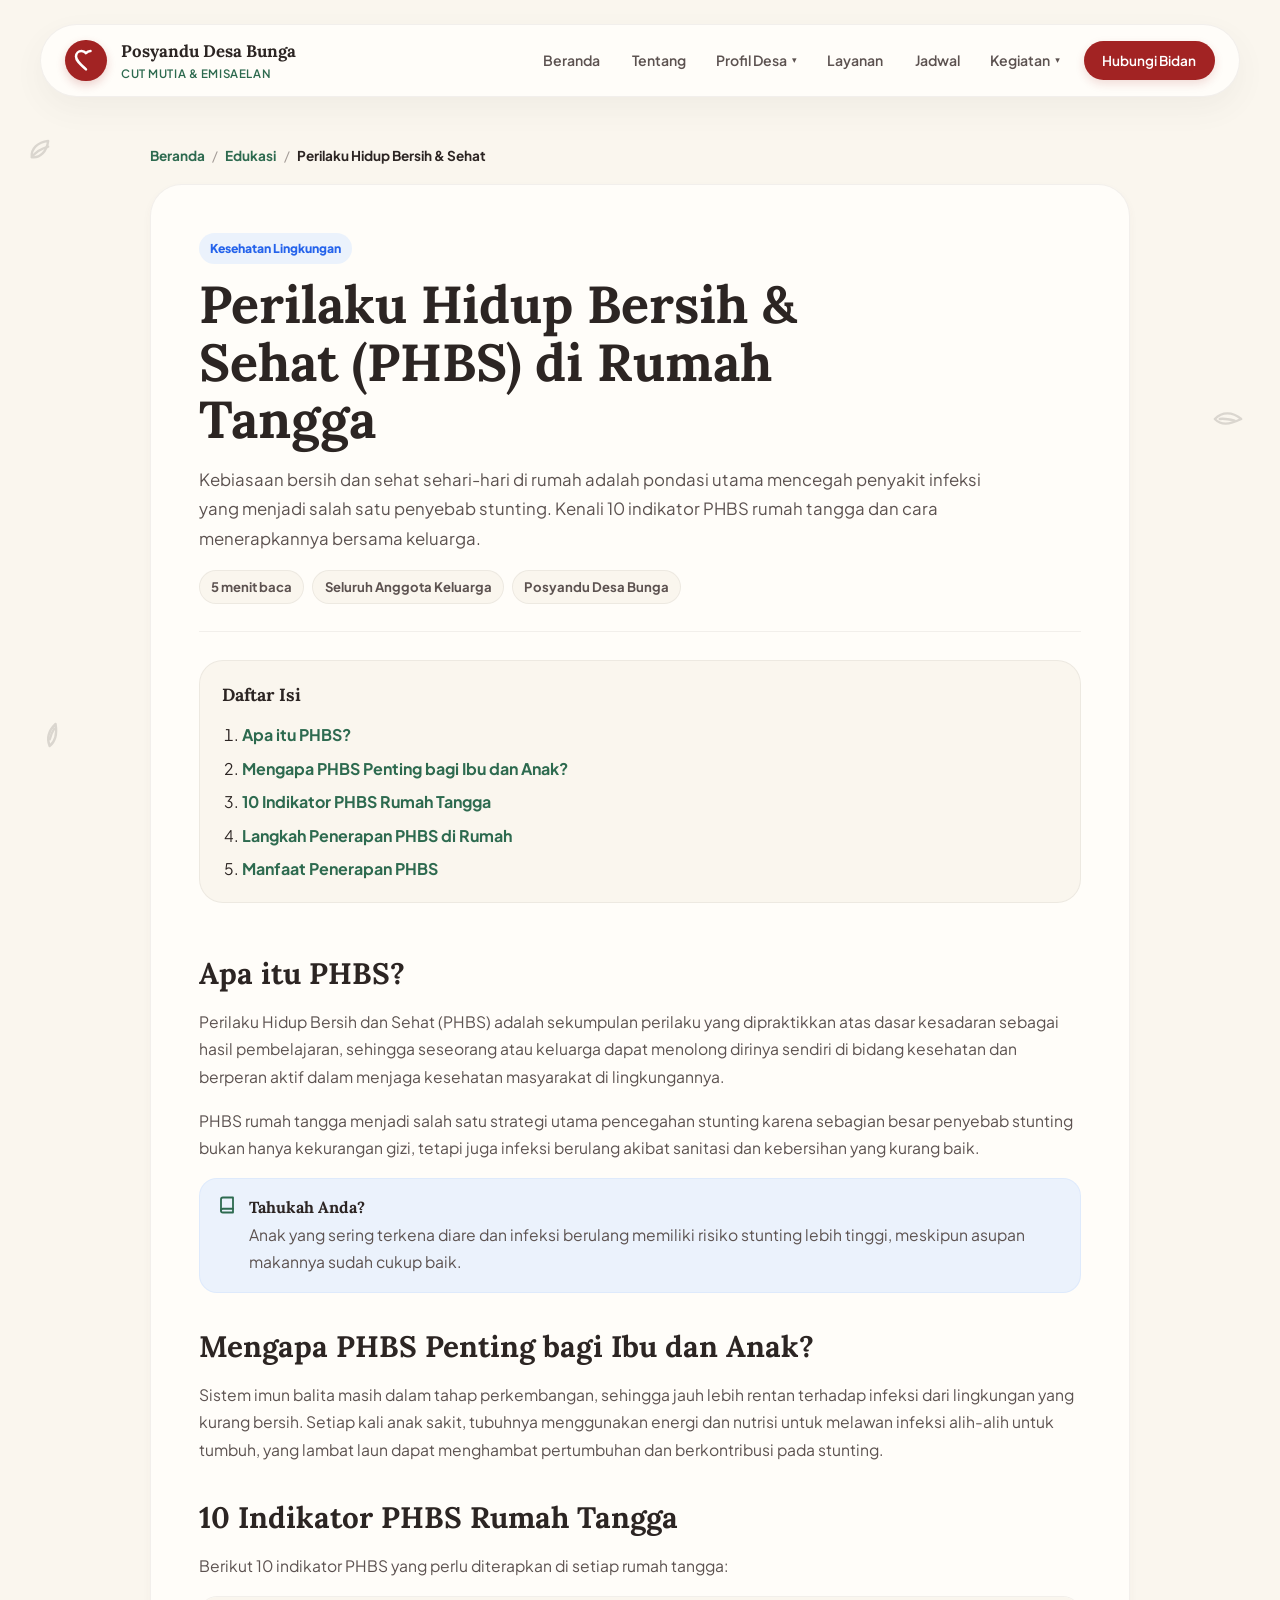
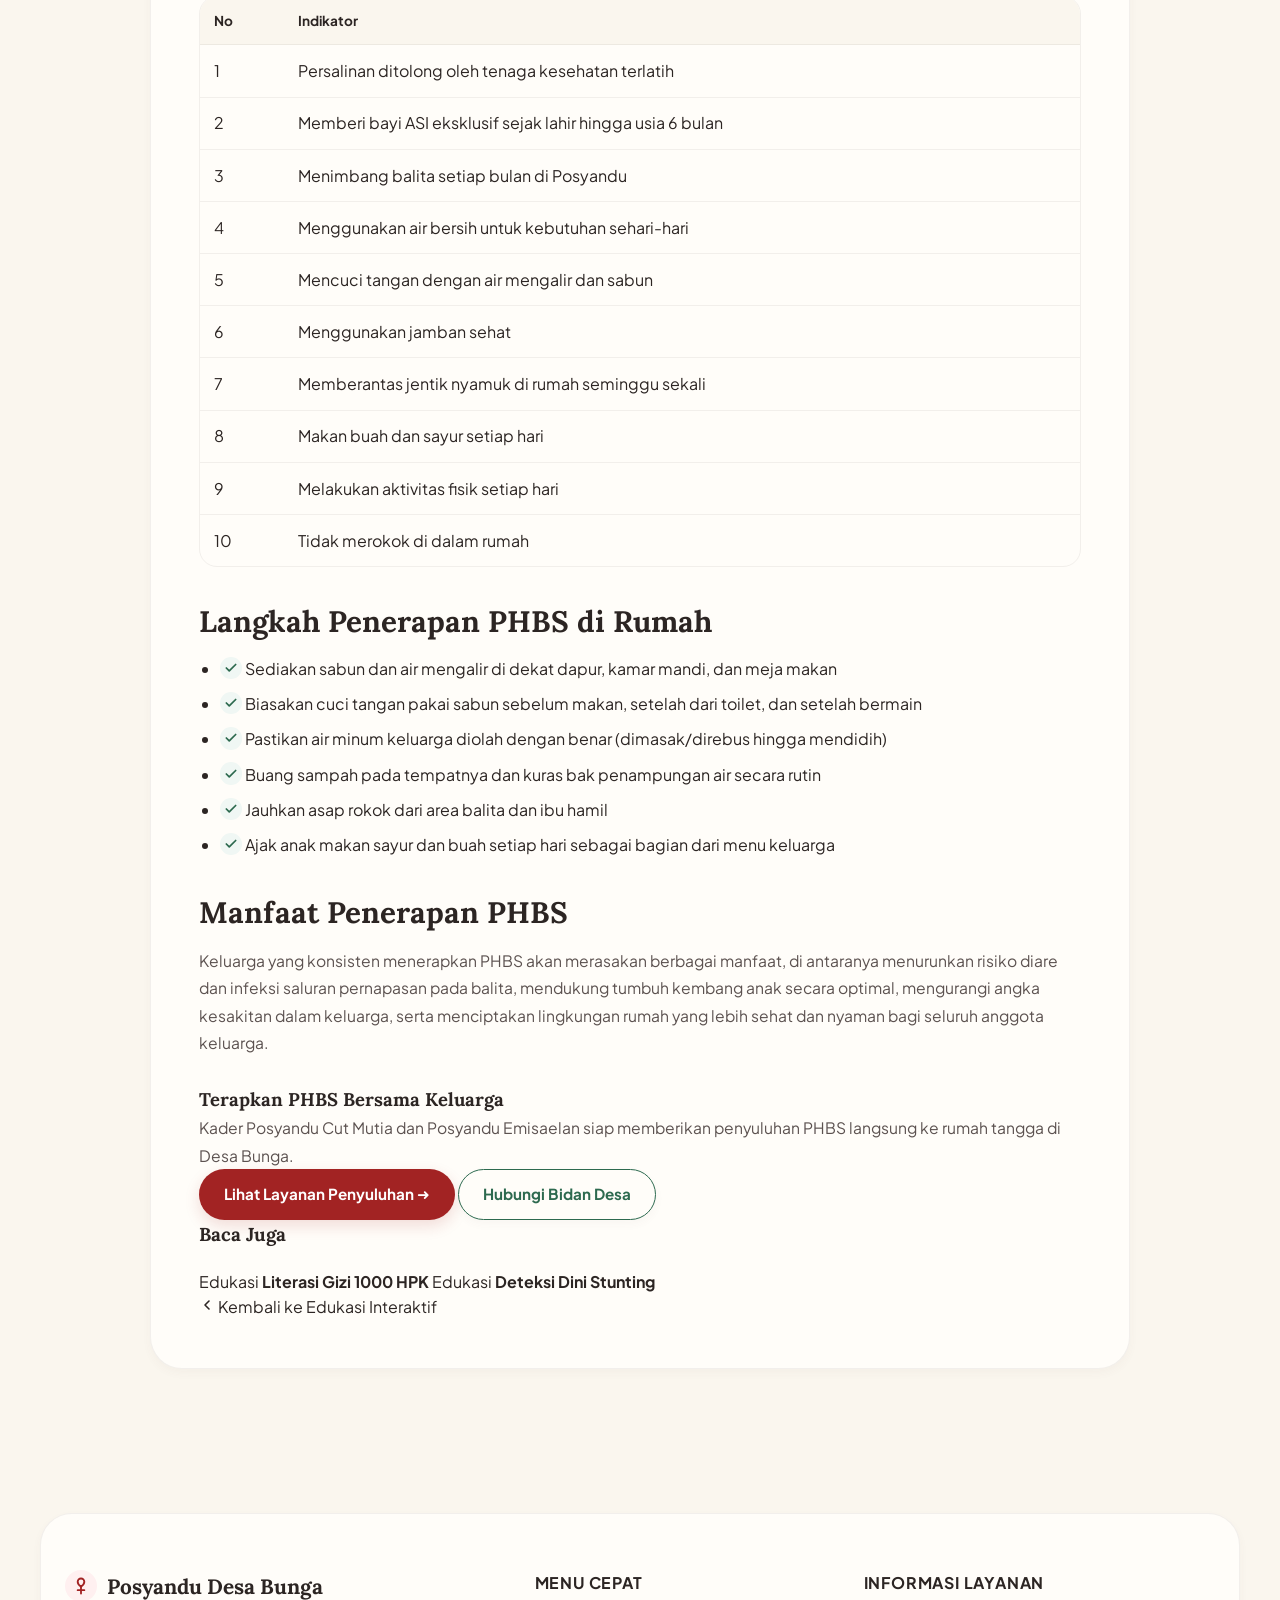
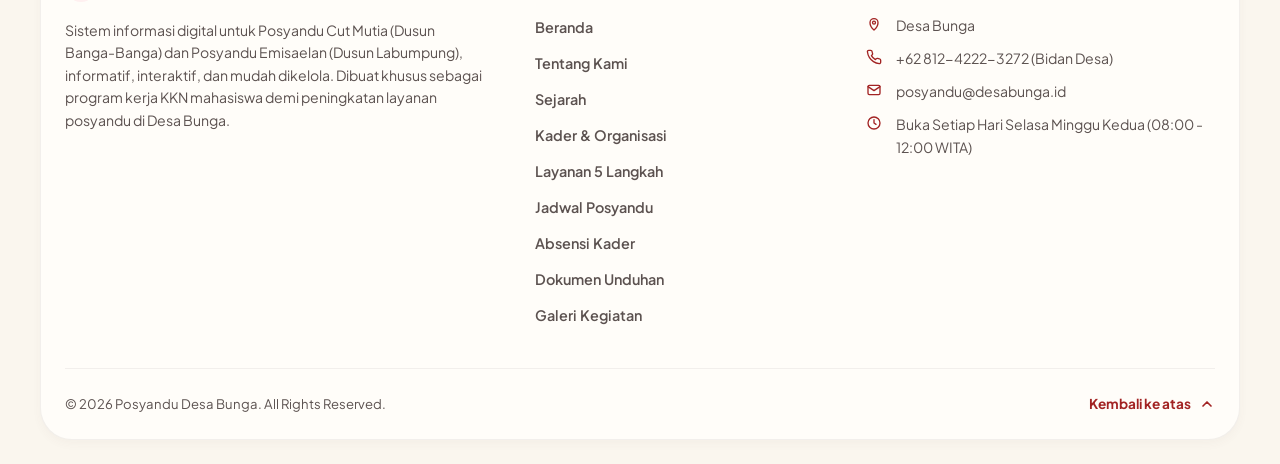
<file: perilaku-hidup-bersih-sehat.html>
<!doctype html>
<html lang="id">

<head>
  <meta charset="utf-8" />
  <meta name="viewport" content="width=device-width, initial-scale=1" />
  <meta name="description"
    content="Perilaku Hidup Bersih dan Sehat (PHBS) di lingkungan keluarga: 10 indikator, langkah penerapan, dan manfaatnya bagi ibu dan anak dari Posyandu Desa Bunga." />
  <title>Perilaku Hidup Bersih &amp; Sehat (PHBS) - Posyandu Desa Bunga</title>
  <link rel="preconnect" href="https://fonts.googleapis.com" />
  <link rel="preconnect" href="https://fonts.gstatic.com" crossorigin />
  <link
    href="https://fonts.googleapis.com/css2?family=Lora:ital,wght@0,400..700;1,400..700&family=Plus+Jakarta+Sans:wght@400;500;600;700;800&display=swap"
    rel="stylesheet" />
  <link rel="stylesheet" href="styles.css" />
</head>

<body>
  <!-- Playful Background Leaf/Heart Accents -->
  <div class="leaf-decor leaf-decor-1" aria-hidden="true">
    <svg viewBox="0 0 24 24" width="28" height="28" fill="none" stroke="currentColor" stroke-width="2"
      stroke-linecap="round" stroke-linejoin="round">
      <path d="M5 19c7 1 13-5 14-14-9 1-15 7-14 14z" />
      <path d="M5 19c3-4 7-7 14-9" />
    </svg>
  </div>
  <div class="leaf-decor leaf-decor-2" aria-hidden="true">
    <svg viewBox="0 0 24 24" width="28" height="28" fill="none" stroke="currentColor" stroke-width="2"
      stroke-linecap="round" stroke-linejoin="round">
      <path d="M4 20c8 0 12-5 16-16-10 1-16 7-16 16z" />
      <path d="M7 17c2-3 5-5 10-8" />
    </svg>
  </div>
  <div class="leaf-decor leaf-decor-3" aria-hidden="true">
    <svg viewBox="0 0 24 24" width="28" height="28" fill="none" stroke="currentColor" stroke-width="2"
      stroke-linecap="round" stroke-linejoin="round">
      <path d="M5 20c6-1 11-6 14-14-8 2-13 7-14 14z" />
      <path d="M8 15c2-2 4-4 8-6" />
    </svg>
  </div>

  <header class="site-header" data-shared-navbar>
    <a class="brand" href="index.html#beranda" aria-label="Beranda Posyandu Desa Bunga">
      <span class="brand-mark">
        <svg viewBox="0 0 24 24" width="24" height="24" fill="none" stroke="currentColor" stroke-width="2.5"
          stroke-linecap="round" stroke-linejoin="round">
          <path
            d="M12 21.35l-1.45-1.32C5.4 15.36 2 12.28 2 8.5 2 5.42 4.42 3 7.5 3c1.74 0 3.41.81 4.5 2.09C13.09 3.81 14.76 3 16.5 3 19.58 3 22 5.42 22 8.5c0 3.78-3.4 6.86-8.55 11.54L12 21.35z" />
        </svg>
      </span>
      <span>
        <strong>Posyandu</strong>
        <small>Cut Mutia &amp; Emisaelan</small>
      </span>
    </a>

    <button class="nav-toggle" type="button" aria-expanded="false" aria-controls="site-nav">
      Menu
    </button>

    <nav id="site-nav" class="site-nav" aria-label="Navigasi utama">
      <a href="index.html#beranda">Beranda</a>
      <a href="index.html#tentang">Tentang</a>
      <a href="index.html#layanan">Layanan</a>
      <a href="index.html#jadwal">Jadwal</a>
      <a href="index.html#galeri">Galeri</a>
      <details class="nav-dropdown">
        <summary>Lainnya</summary>
        <div class="nav-dropdown-menu">
          <a href="index.html#sejarah">Sejarah</a>
          <a href="index.html#organisasi">Organisasi</a>
          <a href="index.html#edukasi">Edukasi &amp; Kalkulator</a>
          <a href="index.html#absensi">Absensi Kader</a>
          <a href="index.html#dokumen">Dokumen</a>
        </div>
      </details>
      <a href="index.html#kontak" class="btn btn-cta">Hubungi Bidan ➜</a>
    </nav>
  </header>

  <main class="article-main reveal">
    <nav class="breadcrumb" aria-label="Breadcrumb">
      <a href="index.html#beranda">Beranda</a>
      <span class="crumb-sep">/</span>
      <a href="index.html#edukasi">Edukasi</a>
      <span class="crumb-sep">/</span>
      <span class="crumb-current">Perilaku Hidup Bersih &amp; Sehat</span>
    </nav>

    <article>
      <div class="article-hero">
        <span class="article-tag tone-blue">Kesehatan Lingkungan</span>
        <h1>Perilaku Hidup Bersih &amp; Sehat (PHBS) di Rumah Tangga</h1>
        <p class="article-lead">
          Kebiasaan bersih dan sehat sehari-hari di rumah adalah pondasi utama mencegah penyakit infeksi yang menjadi
          salah satu penyebab stunting. Kenali 10 indikator PHBS rumah tangga dan cara menerapkannya bersama
          keluarga.
        </p>
        <div class="article-meta-row">
          <span class="article-meta-item">5 menit baca</span>
          <span class="article-meta-item">Seluruh Anggota Keluarga</span>
          <span class="article-meta-item">Posyandu Desa Bunga</span>
        </div>
      </div>

      <nav class="article-toc" aria-label="Daftar isi artikel">
        <h2>Daftar Isi</h2>
        <ol>
          <li><a href="#apa-itu-phbs">Apa itu PHBS?</a></li>
          <li><a href="#mengapa-penting">Mengapa PHBS Penting bagi Ibu dan Anak?</a></li>
          <li><a href="#10-indikator">10 Indikator PHBS Rumah Tangga</a></li>
          <li><a href="#langkah-penerapan">Langkah Penerapan PHBS di Rumah</a></li>
          <li><a href="#manfaat">Manfaat Penerapan PHBS</a></li>
        </ol>
      </nav>

      <div class="article-content">
        <h2 id="apa-itu-phbs">Apa itu PHBS?</h2>
        <p>
          Perilaku Hidup Bersih dan Sehat (PHBS) adalah sekumpulan perilaku yang dipraktikkan atas dasar kesadaran
          sebagai hasil pembelajaran, sehingga seseorang atau keluarga dapat menolong dirinya sendiri di bidang
          kesehatan dan berperan aktif dalam menjaga kesehatan masyarakat di lingkungannya.
        </p>
        <p>
          PHBS rumah tangga menjadi salah satu strategi utama pencegahan stunting karena sebagian besar penyebab
          stunting bukan hanya kekurangan gizi, tetapi juga infeksi berulang akibat sanitasi dan kebersihan yang
          kurang baik.
        </p>

        <div class="callout-box tone-blue">
          <span class="callout-icon" aria-hidden="true">
            <svg viewBox="0 0 24 24" width="18" height="18" fill="none" stroke="currentColor" stroke-width="2.4"
              stroke-linecap="round" stroke-linejoin="round">
              <path d="M4 19.5A2.5 2.5 0 0 1 6.5 17H20" />
              <path d="M6.5 2H20v20H6.5A2.5 2.5 0 0 1 4 19.5v-15A2.5 2.5 0 0 1 6.5 2z" />
            </svg>
          </span>
          <div>
            <h4>Tahukah Anda?</h4>
            <p>Anak yang sering terkena diare dan infeksi berulang memiliki risiko stunting lebih tinggi, meskipun
              asupan makannya sudah cukup baik.</p>
          </div>
        </div>

        <h2 id="mengapa-penting">Mengapa PHBS Penting bagi Ibu dan Anak?</h2>
        <p>
          Sistem imun balita masih dalam tahap perkembangan, sehingga jauh lebih rentan terhadap infeksi dari
          lingkungan yang kurang bersih. Setiap kali anak sakit, tubuhnya menggunakan energi dan nutrisi untuk
          melawan infeksi alih-alih untuk tumbuh, yang lambat laun dapat menghambat pertumbuhan dan berkontribusi
          pada stunting.
        </p>

        <h2 id="10-indikator">10 Indikator PHBS Rumah Tangga</h2>
        <p>Berikut 10 indikator PHBS yang perlu diterapkan di setiap rumah tangga:</p>

        <div class="info-table-wrap">
          <table class="info-table">
            <thead>
              <tr>
                <th>No</th>
                <th>Indikator</th>
              </tr>
            </thead>
            <tbody>
              <tr>
                <td>1</td>
                <td>Persalinan ditolong oleh tenaga kesehatan terlatih</td>
              </tr>
              <tr>
                <td>2</td>
                <td>Memberi bayi ASI eksklusif sejak lahir hingga usia 6 bulan</td>
              </tr>
              <tr>
                <td>3</td>
                <td>Menimbang balita setiap bulan di Posyandu</td>
              </tr>
              <tr>
                <td>4</td>
                <td>Menggunakan air bersih untuk kebutuhan sehari-hari</td>
              </tr>
              <tr>
                <td>5</td>
                <td>Mencuci tangan dengan air mengalir dan sabun</td>
              </tr>
              <tr>
                <td>6</td>
                <td>Menggunakan jamban sehat</td>
              </tr>
              <tr>
                <td>7</td>
                <td>Memberantas jentik nyamuk di rumah seminggu sekali</td>
              </tr>
              <tr>
                <td>8</td>
                <td>Makan buah dan sayur setiap hari</td>
              </tr>
              <tr>
                <td>9</td>
                <td>Melakukan aktivitas fisik setiap hari</td>
              </tr>
              <tr>
                <td>10</td>
                <td>Tidak merokok di dalam rumah</td>
              </tr>
            </tbody>
          </table>
        </div>

        <h2 id="langkah-penerapan">Langkah Penerapan PHBS di Rumah</h2>
        <ul class="checklist">
          <li>
            <span class="check-icon-wrap" aria-hidden="true">
              <svg viewBox="0 0 24 24" width="14" height="14" fill="none" stroke="currentColor" stroke-width="3"
                stroke-linecap="round" stroke-linejoin="round">
                <polyline points="20 6 9 17 4 12" />
              </svg>
            </span>
            <span>Sediakan sabun dan air mengalir di dekat dapur, kamar mandi, dan meja makan</span>
          </li>
          <li>
            <span class="check-icon-wrap" aria-hidden="true">
              <svg viewBox="0 0 24 24" width="14" height="14" fill="none" stroke="currentColor" stroke-width="3"
                stroke-linecap="round" stroke-linejoin="round">
                <polyline points="20 6 9 17 4 12" />
              </svg>
            </span>
            <span>Biasakan cuci tangan pakai sabun sebelum makan, setelah dari toilet, dan setelah bermain</span>
          </li>
          <li>
            <span class="check-icon-wrap" aria-hidden="true">
              <svg viewBox="0 0 24 24" width="14" height="14" fill="none" stroke="currentColor" stroke-width="3"
                stroke-linecap="round" stroke-linejoin="round">
                <polyline points="20 6 9 17 4 12" />
              </svg>
            </span>
            <span>Pastikan air minum keluarga diolah dengan benar (dimasak/direbus hingga mendidih)</span>
          </li>
          <li>
            <span class="check-icon-wrap" aria-hidden="true">
              <svg viewBox="0 0 24 24" width="14" height="14" fill="none" stroke="currentColor" stroke-width="3"
                stroke-linecap="round" stroke-linejoin="round">
                <polyline points="20 6 9 17 4 12" />
              </svg>
            </span>
            <span>Buang sampah pada tempatnya dan kuras bak penampungan air secara rutin</span>
          </li>
          <li>
            <span class="check-icon-wrap" aria-hidden="true">
              <svg viewBox="0 0 24 24" width="14" height="14" fill="none" stroke="currentColor" stroke-width="3"
                stroke-linecap="round" stroke-linejoin="round">
                <polyline points="20 6 9 17 4 12" />
              </svg>
            </span>
            <span>Jauhkan asap rokok dari area balita dan ibu hamil</span>
          </li>
          <li>
            <span class="check-icon-wrap" aria-hidden="true">
              <svg viewBox="0 0 24 24" width="14" height="14" fill="none" stroke="currentColor" stroke-width="3"
                stroke-linecap="round" stroke-linejoin="round">
                <polyline points="20 6 9 17 4 12" />
              </svg>
            </span>
            <span>Ajak anak makan sayur dan buah setiap hari sebagai bagian dari menu keluarga</span>
          </li>
        </ul>

        <h2 id="manfaat">Manfaat Penerapan PHBS</h2>
        <p>
          Keluarga yang konsisten menerapkan PHBS akan merasakan berbagai manfaat, di antaranya menurunkan risiko
          diare dan infeksi saluran pernapasan pada balita, mendukung tumbuh kembang anak secara optimal, mengurangi
          angka kesakitan dalam keluarga, serta menciptakan lingkungan rumah yang lebih sehat dan nyaman bagi
          seluruh anggota keluarga.
        </p>

        <div class="article-cta">
          <h3>Terapkan PHBS Bersama Keluarga</h3>
          <p>Kader Posyandu Cut Mutia dan Posyandu Emisaelan siap memberikan penyuluhan PHBS langsung ke rumah tangga
            di Desa Bunga.</p>
          <div class="article-cta-actions">
            <a class="btn btn-primary" href="index.html#layanan">Lihat Layanan Penyuluhan ➜</a>
            <a class="btn btn-secondary" href="index.html#kontak">Hubungi Bidan Desa</a>
          </div>
        </div>
      </div>

      <div class="related-articles">
        <h3>Baca Juga</h3>
        <div class="related-grid">
          <a class="related-card" href="literasi-gizi-1000-hpk.html">
            <span class="related-label">Edukasi</span>
            <strong>Literasi Gizi 1000 HPK</strong>
          </a>
          <a class="related-card" href="deteksi-dini-stunting.html">
            <span class="related-label">Edukasi</span>
            <strong>Deteksi Dini Stunting</strong>
          </a>
        </div>
      </div>

      <a class="back-link" href="index.html#edukasi">
        <svg viewBox="0 0 24 24" width="16" height="16" fill="none" stroke="currentColor" stroke-width="2.4"
          stroke-linecap="round" stroke-linejoin="round">
          <polyline points="15 18 9 12 15 6" />
        </svg>
        Kembali ke Edukasi Interaktif
      </a>
    </article>
  </main>

  <footer class="site-footer">
    <div class="footer-grid">
      <div class="footer-brand-col">
        <div class="footer-logo">
          <span class="logo-mark" aria-hidden="true">
            <svg viewBox="0 0 24 24" width="20" height="20" fill="none" stroke="currentColor" stroke-width="2.2"
              stroke-linecap="round" stroke-linejoin="round">
              <path d="M12 3c2.2 0 4 1.8 4 4 0 3-4 6-4 6s-4-3-4-6c0-2.2 1.8-4 4-4z" />
              <path d="M12 13v8" />
              <path d="M8 17h8" />
            </svg>
          </span>
          <strong>Posyandu Desa Bunga</strong>
        </div>
        <p>
          Sistem informasi digital untuk Posyandu Cut Mutia (Dusun Banga-Banga) dan Posyandu Emisaelan (Dusun
          Labumpung), informatif, interaktif, dan mudah dikelola. Dibuat khusus sebagai program kerja KKN mahasiswa
          demi peningkatan layanan posyandu di Desa Bunga.
        </p>
      </div>

      <div class="footer-links-col">
        <h4>Menu Cepat</h4>
        <ul>
          <li><a href="index.html#beranda">Beranda</a></li>
          <li><a href="index.html#tentang">Tentang Kami</a></li>
          <li><a href="index.html#sejarah">Sejarah</a></li>
          <li><a href="index.html#organisasi">Kader &amp; Organisasi</a></li>
          <li><a href="index.html#layanan">Layanan 5 Langkah</a></li>
          <li><a href="index.html#jadwal">Jadwal Posyandu</a></li>
          <li><a href="index.html#absensi">Absensi Kader</a></li>
          <li><a href="index.html#dokumen">Dokumen Unduhan</a></li>
          <li><a href="index.html#galeri">Galeri Kegiatan</a></li>
        </ul>
      </div>

      <div class="footer-contact-col">
        <h4>Informasi Layanan</h4>
        <ul>
          <li>
            <span class="contact-icon" aria-hidden="true">
              <svg viewBox="0 0 24 24" width="16" height="16" fill="none" stroke="currentColor" stroke-width="2"
                stroke-linecap="round" stroke-linejoin="round">
                <path d="M12 21s6-5.2 6-11a6 6 0 0 0-12 0c0 5.8 6 11 6 11z" />
                <circle cx="12" cy="10" r="2.2" />
              </svg>
            </span>
            <span>Desa Bunga</span>
          </li>
          <li>
            <span class="contact-icon" aria-hidden="true">
              <svg viewBox="0 0 24 24" width="16" height="16" fill="none" stroke="currentColor" stroke-width="2"
                stroke-linecap="round" stroke-linejoin="round">
                <path
                  d="M22 16.92v3a2 2 0 0 1-2.18 2 19.8 19.8 0 0 1-8.63-3.07 19.5 19.5 0 0 1-6-6 19.8 19.8 0 0 1-3.07-8.67A2 2 0 0 1 4.11 2h3a2 2 0 0 1 2 1.72 12.8 12.8 0 0 0 .7 2.81 2 2 0 0 1-.45 2.11L8.09 9.91a16 16 0 0 0 6 6l1.27-1.27a2 2 0 0 1 2.11-.45 12.8 12.8 0 0 0 2.81.7A2 2 0 0 1 22 16.92z" />
              </svg>
            </span>
            <span>+62 812-4222-3272 (Bidan Desa)</span>
          </li>
          <li>
            <span class="contact-icon" aria-hidden="true">
              <svg viewBox="0 0 24 24" width="16" height="16" fill="none" stroke="currentColor" stroke-width="2"
                stroke-linecap="round" stroke-linejoin="round">
                <rect x="3" y="5" width="18" height="14" rx="2" />
                <path d="M3 7l9 6 9-6" />
              </svg>
            </span>
            <span>posyandu@desabunga.id</span>
          </li>
          <li>
            <span class="contact-icon" aria-hidden="true">
              <svg viewBox="0 0 24 24" width="16" height="16" fill="none" stroke="currentColor" stroke-width="2"
                stroke-linecap="round" stroke-linejoin="round">
                <circle cx="12" cy="12" r="9" />
                <path d="M12 7v5l3 2" />
              </svg>
            </span>
            <span>Buka Setiap Hari Selasa Minggu Kedua (08:00 - 12:00 WITA)</span>
          </li>
        </ul>
      </div>
    </div>

    <div class="footer-bottom">
      <p>&copy; 2026 Posyandu Desa Bunga. All Rights Reserved.</p>
      <a href="index.html#beranda" class="back-to-top">
        <span>Kembali ke atas</span>
        <svg viewBox="0 0 24 24" width="16" height="16" fill="none" stroke="currentColor" stroke-width="2.5"
          stroke-linecap="round" stroke-linejoin="round">
          <polyline points="18 15 12 9 6 15" />
        </svg>
      </a>
    </div>
  </footer>

  <script src="navbar.js"></script>
  <script src="scroll-reveal.js"></script>
  <script src="article.js"></script>
</body>

</html>
</file>
<file: styles.css>
:root {
  /* Warm Preschool & Daycare Theme Colors */
  --bg-main: #FAF6EE;
  /* Warm cream background */
  --bg-surface: #FFFDF9;
  /* Warm white for cards and header */

  --text-dark: #2C2523;
  /* Deep charcoal-brown for high readability headings */
  --text-muted: #5C5250;
  /* Warm charcoal-gray for body text */
  --border-color: rgba(92, 82, 80, 0.08);

  /* Primary Brand Accents */
  --accent-red: #A22323;
  /* Terracotta Crimson Red */
  --accent-red-hover: #821B1B;
  --accent-green: #2D6A4F;
  /* Sage / Forest Leaf Green */
  --accent-green-light: #52B788;
  --accent-yellow: #D97706;
  /* Golden Ochre Yellow */
  --accent-yellow-light: #F59E0B;
  --accent-blue: #2563EB;
  /* Playful Soft Blue */

  /* Four Pillar Pastel Card Backgrounds */
  --card-pink-bg: #FFF0F0;
  --card-green-bg: #F0F7F4;
  --card-yellow-bg: #FEFAF0;
  --card-blue-bg: #EBF2FC;

  /* Card Accent Lines & Icons */
  --card-pink-accent: #E07A7A;
  --card-green-accent: #52B788;
  --card-yellow-accent: #F3C68F;
  --card-blue-accent: #9EC0F7;

  /* Shadow Design */
  --shadow-sm: 0 4px 10px rgba(92, 82, 80, 0.04);
  --shadow-md: 0 12px 30px rgba(92, 82, 80, 0.06);
  --shadow-lg: 0 24px 60px rgba(92, 82, 80, 0.09);

  /* Border Radii */
  --radius-sm: 10px;
  --radius-md: 18px;
  --radius-lg: 24px;
  --radius-xl: 32px;
}

/* Base Styles & Typography */
* {
  box-sizing: border-box;
}

html {
  scroll-behavior: smooth;
}

body {
  margin: 0;
  padding: 0;
  background-color: var(--bg-main);
  color: var(--text-dark);
  font-family: "Plus Jakarta Sans", system-ui, sans-serif;
  overflow-x: hidden;
  line-height: 1.6;
}

img,
iframe,
video {
  max-width: 100%;
}

img {
  display: block;
  height: auto;
}

h1,
h2,
h3,
h4 {
  font-family: "Lora", Georgia, serif;
  font-weight: 700;
  color: var(--text-dark);
  margin-top: 0;
}

p {
  color: var(--text-muted);
  font-size: 0.98rem;
  line-height: 1.7;
}

a {
  color: inherit;
  text-decoration: none;
  transition: all 0.2s ease;
}

button,
a {
  -webkit-tap-highlight-color: transparent;
}

/* Floating Decorative Elements */
.leaf-decor {
  position: absolute;
  font-size: 2.2rem;
  pointer-events: none;
  z-index: 0;
  opacity: 0.15;
  user-select: none;
  animation: float 6s ease-in-out infinite;
}

.leaf-decor svg,
.eyebrow-icon svg,
.banner-icon svg,
.floating-icon svg,
.logo-mark svg,
.contact-icon svg,
.check-icon-wrap svg,
.gallery-zoom-hint svg,
.btn-icon svg,
.heart-bullet svg {
  display: block;
}

.eyebrow-icon,
.banner-icon,
.floating-icon,
.logo-mark,
.contact-icon,
.check-icon-wrap,
.gallery-zoom-hint,
.btn-icon,
.heart-bullet {
  display: inline-flex;
  align-items: center;
  justify-content: center;
  flex-shrink: 0;
}

.leaf-decor-1 {
  top: 15%;
  left: 2%;
  animation-delay: 0s;
}

.leaf-decor-2 {
  top: 45%;
  right: 3%;
  animation-delay: 2s;
  transform: rotate(45deg);
}

.leaf-decor-3 {
  top: 80%;
  left: 3%;
  animation-delay: 4s;
  transform: rotate(-30deg);
}

@keyframes float {

  0%,
  100% {
    transform: translateY(0px) rotate(0deg);
  }

  50% {
    transform: translateY(-15px) rotate(8deg);
  }
}

/* Site Header */
.site-header {
  width: min(1200px, calc(100% - 2rem));
  margin: 1.5rem auto 0;
  padding: 0.8rem 1.5rem;
  display: flex;
  align-items: center;
  justify-content: space-between;
  gap: 1rem;
  background: var(--bg-surface);
  border: 1px solid var(--border-color);
  border-radius: 999px;
  box-shadow: var(--shadow-md);
  position: sticky;
  top: 1rem;
  z-index: 100;
}

.brand {
  display: inline-flex;
  align-items: center;
  gap: 0.9rem;
}

.brand-mark {
  width: 2.6rem;
  height: 2.6rem;
  border-radius: 50%;
  background: var(--accent-red);
  color: #fff;
  display: flex;
  align-items: center;
  justify-content: center;
  box-shadow: 0 4px 10px rgba(162, 35, 35, 0.2);
}

.brand strong {
  display: block;
  font-size: 1.05rem;
  color: var(--text-dark);
  font-family: "Lora", serif;
  font-weight: 700;
}

.brand small {
  display: block;
  font-size: 0.72rem;
  color: var(--accent-green);
  font-weight: 600;
  letter-spacing: 0.05em;
  text-transform: uppercase;
}

.site-nav {
  display: flex;
  align-items: center;
  gap: 0.15rem;
}

.site-nav a {
  padding: 0.55rem 0.85rem;
  border-radius: 999px;
  font-size: 0.88rem;
  font-weight: 600;
  color: var(--text-muted);
  border: 1px solid transparent;
  white-space: nowrap;
}

.site-nav a:hover {
  color: var(--accent-red);
  background: var(--card-pink-bg);
}

.site-nav .btn-cta {
  margin-left: 0.5rem;
}

/* "Lainnya" dropdown */
.nav-dropdown {
  position: relative;
}

.nav-dropdown summary {
  list-style: none;
  cursor: pointer;
  display: flex;
  align-items: center;
  gap: 0.3rem;
  padding: 0.55rem 0.85rem;
  border-radius: 999px;
  font-size: 0.88rem;
  font-weight: 600;
  color: var(--text-muted);
  white-space: nowrap;
  user-select: none;
}

.nav-dropdown summary::-webkit-details-marker {
  display: none;
}

.nav-dropdown summary::after {
  content: "▾";
  font-size: 0.65em;
  transition: transform 0.2s ease;
}

.nav-dropdown[open] summary::after {
  transform: rotate(180deg);
}

.nav-dropdown summary:hover,
.nav-dropdown[open] summary {
  color: var(--accent-red);
  background: var(--card-pink-bg);
}

.nav-dropdown-menu {
  position: absolute;
  top: calc(100% + 0.7rem);
  left: 50%;
  transform: translateX(-50%);
  background: var(--bg-surface);
  border: 1px solid var(--border-color);
  border-radius: var(--radius-md, 16px);
  box-shadow: var(--shadow-md);
  padding: 0.45rem;
  display: flex;
  flex-direction: column;
  gap: 0.15rem;
  min-width: 200px;
  z-index: 120;
}

.nav-dropdown-menu a {
  width: 100%;
  white-space: nowrap;
  border-radius: 10px;
}

.nav-toggle {
  display: none;
  align-items: center;
  justify-content: center;
  gap: 0.55rem;
  min-height: 2.75rem;
  padding: 0.55rem 0.75rem 0.55rem 0.9rem;
  background: var(--bg-surface);
  border: 1px solid var(--border-color);
  border-radius: 999px;
  font-family: inherit;
  font-size: 0.82rem;
  font-weight: 700;
  cursor: pointer;
  color: var(--text-dark);
  box-shadow: var(--shadow-sm);
  transition: background 0.2s ease, border-color 0.2s ease, box-shadow 0.2s ease, color 0.2s ease;
}

.nav-toggle:hover {
  border-color: var(--accent-green);
  box-shadow: var(--shadow-md);
}

.nav-toggle:focus-visible {
  outline: 3px solid rgba(45, 106, 79, 0.25);
  outline-offset: 3px;
}

.nav-toggle-icon {
  display: grid;
  gap: 0.22rem;
  width: 1.1rem;
}

.nav-toggle-icon span {
  display: block;
  width: 100%;
  height: 2px;
  border-radius: 999px;
  background: currentColor;
  transform-origin: center;
  transition: transform 0.2s ease, opacity 0.2s ease;
}

.nav-toggle[aria-expanded="true"] {
  background: var(--accent-green);
  border-color: var(--accent-green);
  color: #fff;
}

.nav-toggle[aria-expanded="true"] .nav-toggle-icon span:nth-child(1) {
  transform: translateY(0.44rem) rotate(45deg);
}

.nav-toggle[aria-expanded="true"] .nav-toggle-icon span:nth-child(2) {
  opacity: 0;
}

.nav-toggle[aria-expanded="true"] .nav-toggle-icon span:nth-child(3) {
  transform: translateY(-0.44rem) rotate(-45deg);
}

.article-meta-row {
  display: flex;
  flex-wrap: wrap;
  gap: 0.5rem;
  margin-top: 1rem;
}

.article-meta-item {
  display: inline-flex;
  align-items: center;
  min-height: 2rem;
  padding: 0.35rem 0.7rem;
  border: 1px solid var(--border-color);
  border-radius: 999px;
  background: var(--bg-main);
  color: var(--text-muted);
  font-size: 0.82rem;
  font-weight: 700;
}

/* Halaman artikel edukasi: tata baca yang lebih profesional dan konsisten. */
.article-main {
  width: min(980px, calc(100% - 2rem));
  margin: 1.5rem auto 4rem;
}

.article-main > article {
  padding: clamp(1.35rem, 4vw, 3rem);
  border: 1px solid var(--border-color);
  border-radius: var(--radius-xl);
  background: var(--bg-surface);
  box-shadow: var(--shadow-sm);
}

.breadcrumb {
  display: flex;
  flex-wrap: wrap;
  align-items: center;
  gap: 0.45rem;
  margin: 0 0 1.1rem;
  color: var(--text-muted);
  font-size: 0.85rem;
}

.breadcrumb a { color: var(--accent-green); font-weight: 700; }
.crumb-sep { opacity: 0.55; }
.crumb-current { color: var(--text-dark); font-weight: 700; }

.article-hero {
  padding-bottom: 1.7rem;
  margin-bottom: 1.75rem;
  border-bottom: 1px solid var(--border-color);
}

.article-hero h1 {
  max-width: 20ch;
  margin: 0.8rem 0 1rem;
  font-size: clamp(2rem, 5vw, 3.25rem);
  line-height: 1.1;
}

.article-lead { max-width: 68ch; font-size: 1.05rem; line-height: 1.75; color: var(--text-muted); }

.article-tag { display: inline-flex; padding: 0.35rem 0.7rem; border-radius: 999px; font-size: 0.76rem; font-weight: 800; }
.article-tag.tone-yellow { background: var(--card-yellow-bg); color: var(--accent-yellow); }
.article-tag.tone-green { background: var(--card-green-bg); color: var(--accent-green); }
.article-tag.tone-blue { background: var(--card-blue-bg); color: var(--accent-blue); }

.article-toc {
  margin: 0 0 2rem;
  padding: 1.25rem 1.35rem;
  border: 1px solid var(--border-color);
  border-radius: var(--radius-lg);
  background: var(--bg-main);
}
.article-toc h2 { margin: 0 0 0.8rem; font-size: 1.1rem; }
.article-toc ol { display: grid; gap: 0.5rem; margin: 0; padding-left: 1.25rem; }
.article-toc a { color: var(--accent-green); font-weight: 700; }

.article-content { display: grid; gap: 1rem; color: var(--text-dark); }
.article-content h2 { margin: 1.25rem 0 0; font-size: clamp(1.35rem, 3vw, 1.85rem); line-height: 1.25; scroll-margin-top: 7rem; }
.article-content h3 { margin: 0.75rem 0 0; font-size: 1.15rem; scroll-margin-top: 7rem; }
.article-content p { margin: 0; line-height: 1.75; }
.article-content ul, .article-content ol { display: grid; gap: 0.55rem; margin: 0; padding-left: 1.3rem; line-height: 1.65; }

.callout-box { display: flex; gap: 0.85rem; align-items: flex-start; padding: 1rem 1.1rem; border: 1px solid var(--border-color); border-radius: var(--radius-md); }
.callout-box.tone-yellow { background: var(--card-yellow-bg); }
.callout-box.tone-green { background: var(--card-green-bg); }
.callout-box.tone-blue { background: var(--card-blue-bg); }
.callout-box h4, .callout-box p { margin: 0; }
.callout-icon { flex: 0 0 auto; color: var(--accent-green); }

.info-table-wrap { overflow-x: auto; border: 1px solid var(--border-color); border-radius: var(--radius-md); }
.info-table { width: 100%; min-width: 560px; border-collapse: collapse; }
.info-table th, .info-table td { padding: 0.8rem 0.9rem; text-align: left; vertical-align: top; border-bottom: 1px solid var(--border-color); }
.info-table th { background: var(--bg-main); font-size: 0.85rem; }
.info-table tr:last-child td { border-bottom: 0; }

@media (max-width: 640px) {
  .article-main { width: min(980px, calc(100% - 1rem)); margin-top: 1rem; }
  .article-main > article { padding: 1.15rem; border-radius: var(--radius-lg); }
  .article-hero h1 { font-size: 2rem; }
  .article-meta-item { width: 100%; }
  .article-toc { padding: 1rem; }
  .callout-box { padding: 0.9rem; }
}

@keyframes navMenuIn {
  from {
    opacity: 0;
    transform: translateY(-0.5rem);
  }

  to {
    opacity: 1;
    transform: translateY(0);
  }
}

/* Buttons */
.btn {
  display: inline-flex;
  align-items: center;
  justify-content: center;
  padding: 0.75rem 1.5rem;
  border-radius: 999px;
  font-size: 0.95rem;
  font-weight: 700;
  cursor: pointer;
  transition: all 0.25s cubic-bezier(0.175, 0.885, 0.32, 1.275);
  border: 1px solid transparent;
}

.btn-primary {
  background: var(--accent-red);
  color: #fff;
  box-shadow: 0 6px 15px rgba(162, 35, 35, 0.15);
}

.btn-primary:hover {
  background: var(--accent-red-hover);
  transform: translateY(-2px);
  box-shadow: 0 8px 20px rgba(162, 35, 35, 0.25);
}

.btn-secondary {
  background: var(--bg-surface);
  color: var(--accent-green);
  border: 1.5px solid var(--accent-green);
  box-shadow: var(--shadow-sm);
}

.btn-secondary:hover {
  background: var(--card-green-bg);
  transform: translateY(-2px);
  box-shadow: var(--shadow-md);
}

.btn-cta {
  background: var(--accent-red);
  color: #fff !important;
  font-size: 0.85rem !important;
  padding: 0.5rem 1.1rem !important;
  box-shadow: 0 4px 10px rgba(162, 35, 35, 0.15);
}

.btn-cta:hover {
  background: var(--accent-red-hover);
  transform: scale(1.03);
}

.btn-sm {
  padding: 0.45rem 1rem;
  font-size: 0.85rem;
}

.btn-wa {
  background: #25D366;
  color: #fff;
  border: none;
  box-shadow: 0 4px 12px rgba(37, 211, 102, 0.2);
}

.btn-wa:hover {
  background: #20ba56;
  transform: translateY(-2px);
  box-shadow: 0 6px 18px rgba(37, 211, 102, 0.3);
}

/* Sections Configuration */
main {
  width: min(1200px, calc(100% - 2rem));
  margin: 0 auto;
  padding: 1.5rem 0 5rem;
}

.section {
  padding: 3.5rem 1.5rem;
  margin-top: 1.5rem;
  background: var(--bg-surface);
  border-radius: var(--radius-xl);
  border: 1px solid var(--border-color);
  box-shadow: var(--shadow-sm);
  position: relative;
  z-index: 1;
}

.section-heading {
  margin-bottom: 2.2rem;
  max-width: 650px;
}

.section-heading.text-center {
  margin-left: auto;
  margin-right: auto;
  text-align: center;
}

.section-heading h2 {
  font-size: clamp(1.8rem, 3.5vw, 2.5rem);
  margin-top: 0.5rem;
  line-height: 1.15;
}

.eyebrow {
  display: inline-flex;
  align-items: center;
  gap: 0.4rem;
  font-size: 0.8rem;
  font-weight: 800;
  text-transform: uppercase;
  letter-spacing: 0.08em;
  color: var(--accent-red);
  background: var(--card-pink-bg);
  padding: 0.35rem 0.9rem;
  border-radius: 999px;
}

.heart-icon {
  color: var(--accent-red);
}

.eyebrow-icon {
  color: currentColor;
  margin-right: 0.35rem;
}

.btn-icon {
  margin-right: 0.45rem;
}

.btn-secondary .btn-icon {
  color: var(--accent-green);
}

.heart-bullet {
  color: #fff;
}

/* Grids */
.grid {
  display: grid;
  gap: 1.5rem;
}

.two-col {
  grid-template-columns: repeat(2, minmax(0, 1fr));
}

.three-col {
  grid-template-columns: repeat(3, minmax(0, 1fr));
}

.four-col {
  grid-template-columns: repeat(4, minmax(0, 1fr));
}

/* Hero Section */
.hero {
  display: grid;
  grid-template-columns: 1.15fr 0.85fr;
  gap: 2.5rem;
  align-items: center;
  min-height: calc(85vh - 7rem);
  background: transparent;
  border: none;
  box-shadow: none;
  padding: 1.5rem 0;
}

.hero-copy h1 {
  font-size: clamp(2.3rem, 5vw, 3.8rem);
  line-height: 1.1;
  margin: 0.8rem 0 1.2rem;
  letter-spacing: -0.02em;
}

.hero-copy p {
  font-size: 1.08rem;
  margin-bottom: 2rem;
}

.hero-actions {
  display: flex;
  flex-wrap: wrap;
  gap: 1rem;
}

.hero-image-wrap {
  position: relative;
  width: 100%;
  display: flex;
  justify-content: center;
  align-items: center;
}

.hero-img {
  width: 100%;
  max-width: 480px;
  height: auto;
  border-radius: var(--radius-xl);
  box-shadow: var(--shadow-lg);
  border: 4px solid var(--bg-surface);
  transform: rotate(-1.5deg);
  transition: transform 0.3s ease;
}

.hero-img:hover {
  transform: rotate(0deg) scale(1.01);
}

.hero-floating-card {
  position: absolute;
  background: var(--bg-surface);
  padding: 0.8rem 1.2rem;
  border-radius: var(--radius-md);
  box-shadow: var(--shadow-md);
  display: flex;
  align-items: center;
  gap: 0.75rem;
  border: 1px solid var(--border-color);
  animation: float-slow 4s ease-in-out infinite alternate;
  pointer-events: none;
}

.floating-card-1 {
  top: 10%;
  left: -10%;
}

.floating-card-2 {
  bottom: 12%;
  right: -5%;
  animation-delay: 2s;
}

.floating-icon {
  font-size: 1.6rem;
}

.hero-floating-card strong {
  display: block;
  font-size: 0.88rem;
}

.hero-floating-card small {
  display: block;
  font-size: 0.75rem;
  color: var(--text-muted);
}

@keyframes float-slow {
  0% {
    transform: translateY(0px) rotate(-1.5deg);
  }

  100% {
    transform: translateY(-10px) rotate(1.5deg);
  }
}

/* 4 Pillars Section */
.pillars-section {
  margin-top: 2rem;
  margin-bottom: 2.5rem;
}

.pillar-card {
  background: var(--bg-surface);
  padding: 2.2rem 1.8rem;
  border-radius: var(--radius-lg);
  border: 1.5px solid var(--border-color);
  box-shadow: var(--shadow-sm);
  position: relative;
  overflow: hidden;
  transition: all 0.3s cubic-bezier(0.175, 0.885, 0.32, 1.275);
}

.pillar-card:hover {
  transform: translateY(-8px);
  box-shadow: var(--shadow-md);
}

.pillar-icon-wrap {
  width: 3.5rem;
  height: 3.5rem;
  border-radius: var(--radius-md);
  display: flex;
  align-items: center;
  justify-content: center;
  margin-bottom: 1.5rem;
}

.pillar-card h3 {
  font-size: 1.2rem;
  margin-bottom: 0.8rem;
  font-family: "Plus Jakarta Sans", sans-serif;
  font-weight: 700;
}

.pillar-card p {
  font-size: 0.88rem;
  margin: 0;
  line-height: 1.6;
}

.card-indicator-line {
  position: absolute;
  bottom: 0;
  left: 0;
  width: 100%;
  height: 6px;
}

/* Card Specific Colors */
.card-red {
  background-color: var(--card-pink-bg);
  border-color: rgba(224, 122, 122, 0.15);
}

.card-red .pillar-icon-wrap {
  background: #FFF;
  color: var(--accent-red);
  box-shadow: 0 4px 10px rgba(162, 35, 35, 0.08);
}

.card-red .card-indicator-line {
  background-color: var(--card-pink-accent);
}

.card-green {
  background-color: var(--card-green-bg);
  border-color: rgba(82, 183, 136, 0.15);
}

.card-green .pillar-icon-wrap {
  background: #FFF;
  color: var(--accent-green);
  box-shadow: 0 4px 10px rgba(45, 106, 79, 0.08);
}

.card-green .card-indicator-line {
  background-color: var(--card-green-accent);
}

.card-yellow {
  background-color: var(--card-yellow-bg);
  border-color: rgba(243, 198, 143, 0.15);
}

.card-yellow .pillar-icon-wrap {
  background: #FFF;
  color: var(--accent-yellow);
  box-shadow: 0 4px 10px rgba(217, 119, 6, 0.08);
}

.card-yellow .card-indicator-line {
  background-color: var(--card-yellow-accent);
}

.card-blue {
  background-color: var(--card-blue-bg);
  border-color: rgba(158, 192, 247, 0.15);
}

.card-blue .pillar-icon-wrap {
  background: #FFF;
  color: var(--accent-blue);
  box-shadow: 0 4px 10px rgba(37, 99, 235, 0.08);
}

.card-blue .card-indicator-line {
  background-color: var(--card-blue-accent);
}

/* Welcome Section */
.welcome-grid {
  display: grid;
  grid-template-columns: 0.9fr 1.15fr;
  gap: 3.5rem;
  align-items: center;
  min-width: 0;
}

.welcome-image-wrap {
  position: relative;
  min-width: 0;
}

.welcome-img {
  width: 100%;
  border-radius: var(--radius-xl);
  box-shadow: var(--shadow-md);
  border: 4px solid var(--bg-surface);
}

.welcome-quote {
  position: absolute;
  bottom: -1.5rem;
  left: 5%;
  right: 5%;
  background: var(--accent-yellow-light);
  padding: 1rem 1.4rem;
  border-radius: var(--radius-md);
  box-shadow: var(--shadow-md);
  color: #fff;
  text-align: center;
}

.welcome-quote p {
  color: #fff;
  font-family: "Lora", serif;
  font-style: italic;
  font-size: 0.88rem;
  margin: 0 0 0.4rem;
  line-height: 1.5;
}

.heart-bullet {
  font-size: 1rem;
}

.flower-divider {
  display: flex;
  align-items: center;
  gap: 0.8rem;
  margin: 0.6rem 0 1.2rem;
}

.flower-divider .line {
  height: 2px;
  background: var(--card-pink-accent);
  width: 80px;
}

.flower-divider .flower {
  font-size: 1.1rem;
  animation: rotate-slow 15s linear infinite;
}

@keyframes rotate-slow {
  100% {
    transform: rotate(360deg);
  }
}

.welcome-content h2 {
  font-size: clamp(1.8rem, 3vw, 2.3rem);
}

.welcome-content {
  min-width: 0;
}

.welcome-content p {
  margin-bottom: 2rem;
}

.stats-row {
  display: grid;
  grid-template-columns: repeat(3, minmax(0, 1fr));
  gap: 1rem;
}

.stat-card {
  padding: 1.2rem 1rem;
  background: var(--bg-main);
  border: 1px solid var(--border-color);
  border-radius: var(--radius-md);
  text-align: center;
  box-shadow: var(--shadow-sm);
  transition: transform 0.2s ease;
}

.stat-card:hover {
  transform: translateY(-3px);
}

.stat-card strong {
  display: block;
  font-size: 1.8rem;
  color: var(--accent-red);
  font-family: "Lora", serif;
  line-height: 1.2;
  margin-bottom: 0.2rem;
}

.stat-card span {
  display: block;
  font-size: 0.76rem;
  font-weight: 700;
  color: var(--text-muted);
  text-transform: uppercase;
  letter-spacing: 0.03em;
}

/* Timeline / Sejarah Section */
.timeline {
  display: grid;
  gap: 1.8rem;
  position: relative;
  max-width: 800px;
  margin: 0 auto;
  padding-left: 2rem;
  border-left: 3px dashed var(--card-pink-accent);
}

.timeline-item {
  position: relative;
  background: var(--bg-main);
  border: 1.5px solid var(--border-color);
  border-radius: var(--radius-lg);
  padding: 1.5rem 1.8rem;
  box-shadow: var(--shadow-sm);
  transition: all 0.25s ease;
}

.timeline-item:hover {
  transform: translateX(5px);
  border-color: var(--card-pink-accent);
  box-shadow: var(--shadow-md);
}

.timeline-item::before {
  content: "";
  position: absolute;
  left: calc(-2rem - 9.5px);
  top: 1.8rem;
  width: 1rem;
  height: 1rem;
  border-radius: 50%;
  background: var(--accent-red);
  border: 4px solid var(--bg-surface);
  box-shadow: 0 0 0 4px rgba(162, 35, 35, 0.1);
}

.timeline-year {
  display: inline-block;
  background: var(--accent-red);
  color: #fff;
  font-size: 0.85rem;
  font-weight: 800;
  padding: 0.25rem 0.75rem;
  border-radius: 999px;
  margin-bottom: 0.8rem;
}

.timeline-content h3 {
  font-size: 1.15rem;
  margin-bottom: 0.4rem;
  font-family: "Plus Jakarta Sans", sans-serif;
  font-weight: 700;
}

.timeline-content p {
  font-size: 0.88rem;
  margin: 0;
}

/* Organization & Cadres Cards */
.structure-card,
.cadres-card {
  padding: 1.5rem 1.75rem;
  background: var(--bg-surface);
  border-radius: var(--radius-lg);
}

.structure-card h3,
.cadres-card h3 {
  font-size: 1.35rem;
  margin-bottom: 0.35rem;
}

.cadres-card>p {
  margin: 0;
  font-size: 0.88rem;
  color: var(--text-muted);
  max-width: 62ch;
}

.org-list {
  display: grid;
  gap: 0.6rem;
  margin-top: 1.5rem;
}

.org-item {
  display: flex;
  align-items: center;
  gap: 0.8rem;
  padding: 0.85rem 1.1rem;
  background: var(--card-yellow-bg);
  border-radius: var(--radius-md);
  border: 1px solid rgba(243, 198, 143, 0.15);
  font-size: 0.92rem;
  font-weight: 700;
  color: var(--text-dark);
}

.org-dot {
  width: 8px;
  height: 8px;
  border-radius: 50%;
  background: var(--accent-yellow);
}

.cadres {
  display: grid;
  grid-template-columns: 1fr;
  gap: 0.85rem;
  margin-top: 1.1rem;
  align-items: start;
}

.cadre-group-card {
  border-radius: var(--radius-md);
  padding: 0.85rem 0.95rem;
  border: 1px solid var(--border-color);
  background: var(--bg-main);
  box-shadow: var(--shadow-sm);
}

.tone-green {
  background: var(--card-green-bg);
  border-color: rgba(82, 183, 136, 0.15);
}

.tone-blue {
  background: var(--card-blue-bg);
  border-color: rgba(158, 192, 247, 0.18);
}

.tone-yellow {
  background: var(--card-yellow-bg);
  border-color: rgba(243, 198, 143, 0.18);
}

.cadre-group-header {
  display: flex;
  justify-content: space-between;
  gap: 0.75rem;
  align-items: flex-start;
  margin-bottom: 0.65rem;
}

.cadre-group-label {
  display: inline-block;
  margin-bottom: 0.2rem;
  font-size: 0.7rem;
  font-weight: 800;
  text-transform: uppercase;
  letter-spacing: 0.06em;
  color: var(--text-muted);
}

.cadre-group-card h4 {
  margin: 0;
  font-size: 0.98rem;
  font-family: "Plus Jakarta Sans", sans-serif;
  font-weight: 800;
  line-height: 1.25;
}

.cadre-count {
  font-size: 0.68rem;
  font-weight: 800;
  color: var(--text-dark);
  background: rgba(255, 255, 255, 0.72);
  border: 1px solid rgba(0, 0, 0, 0.05);
  padding: 0.3rem 0.6rem;
  border-radius: 999px;
  white-space: nowrap;
  flex-shrink: 0;
}

.cadre-name-list {
  list-style: none;
  padding: 0 0.25rem 0 0;
  margin: 0;
  display: grid;
  grid-template-columns: repeat(2, minmax(0, 1fr));
  gap: 0.45rem;
  max-height: 15.5rem;
  overflow-y: auto;
  scrollbar-width: thin;
  scrollbar-color: rgba(0, 0, 0, 0.18) transparent;
}

.cadre-name-list::-webkit-scrollbar {
  width: 5px;
}

.cadre-name-list::-webkit-scrollbar-thumb {
  background: rgba(0, 0, 0, 0.18);
  border-radius: 999px;
}

/* --- PERBAIKAN PADA NAMA KADER AGAR TAMPIL FULL DI MOBILE --- */
.cadre-name-item {
  display: flex;
  align-items: center;
  gap: 0.5rem;
  padding: 0.5rem 0.6rem;
  background: rgba(255, 255, 255, 0.8);
  border: 1px solid rgba(255, 255, 255, 0.8);
  border-radius: 10px;
  font-size: 0.82rem;
  font-weight: 700;
  color: var(--text-dark);
  line-height: 1.3;
  min-width: 0;
  word-break: break-word;
}

.cadre-name-item span {
  overflow: visible;
  text-overflow: clip;
  white-space: normal;
  word-break: break-word;
}

.tone-green .cadre-avatar {
  color: var(--accent-green);
  border-color: rgba(82, 183, 136, 0.2);
}

.tone-blue .cadre-avatar {
  color: var(--accent-blue);
  border-color: rgba(158, 192, 247, 0.2);
}

.tone-yellow .cadre-avatar {
  color: var(--accent-yellow);
  border-color: rgba(243, 198, 143, 0.2);
}

.cadre-avatar {
  width: 1.7rem;
  height: 1.7rem;
  background: #fff;
  border-radius: 50%;
  display: flex;
  align-items: center;
  justify-content: center;
  font-weight: 800;
  font-size: 0.7rem;
  box-shadow: var(--shadow-sm);
  border: 1px solid rgba(255, 255, 255, 0.8);
  flex-shrink: 0;
}

/* Org Chart Tabs & Tree Diagram */
.org-chart-tabs {
  display: flex;
  justify-content: center;
  flex-wrap: wrap;
  gap: 0.7rem;
  margin-bottom: 1.8rem;
}

.org-chart-tabs .tab {
  font-size: 0.95rem;
  padding: 0.8rem 1.6rem;
}

.org-chart-panel {
  display: none;
  animation: orgFadeIn 0.4s ease;
}

.org-chart-panel.active {
  display: block;
}

@keyframes orgFadeIn {
  from {
    opacity: 0;
    transform: translateY(6px);
  }

  to {
    opacity: 1;
    transform: translateY(0);
  }
}

.org-chart-panel-head {
  text-align: center;
  margin-bottom: 1.6rem;
}

.org-chart-badge {
  display: inline-block;
  font-size: 0.72rem;
  font-weight: 800;
  text-transform: uppercase;
  letter-spacing: 0.06em;
  padding: 0.3rem 0.85rem;
  border-radius: 999px;
  margin-bottom: 0.6rem;
  color: #fff;
}

.org-chart-badge.tone-green {
  background: var(--accent-green);
}

.org-chart-badge.tone-blue {
  background: var(--accent-blue);
}

.org-chart-panel-head h3 {
  font-size: 1.3rem;
  margin: 0;
}

.org-chart-wrap {
  background: var(--bg-surface);
  border: 1px solid var(--border-color);
  border-radius: var(--radius-lg);
  box-shadow: var(--shadow-md);
  padding: 2.5rem 1.5rem 1.8rem;
  overflow-x: auto;
}

/* Tree Diagram */
.tree,
.tree ul,
.tree li {
  margin: 0;
  padding: 0;
  list-style: none;
}

.tree {
  min-width: max-content;
  text-align: center;
}

.tree ul {
  display: flex;
  padding-top: 2.2rem;
  position: relative;
}

.tree li {
  float: none;
  display: flex;
  flex-direction: column;
  align-items: center;
  flex: 1;
  padding: 2.2rem 0.6rem 0 0.6rem;
  position: relative;
}

.tree li::before,
.tree li::after {
  content: "";
  position: absolute;
  top: 0;
  right: 50%;
  border-top: 2px solid var(--card-yellow-accent);
  width: 50%;
  height: 2.2rem;
}

.tree li::after {
  right: auto;
  left: 50%;
  border-left: 2px solid var(--card-yellow-accent);
}

.tree li:only-child::after,
.tree li:only-child::before {
  display: none;
}

.tree li:only-child {
  padding-top: 0;
}

.tree li:first-child::before,
.tree li:last-child::after {
  border: 0 none;
}

.tree li:last-child::before {
  border-right: 2px solid var(--card-yellow-accent);
  border-radius: 0 8px 0 0;
}

.tree li:first-child::after {
  border-radius: 8px 0 0 0;
}

.tree ul ul::before {
  content: "";
  position: absolute;
  top: 0;
  left: 50%;
  border-left: 2px solid var(--card-yellow-accent);
  width: 0;
  height: 2.2rem;
}

.tree>li {
  padding-top: 0;
}

.tree>li::before,
.tree>li::after {
  display: none;
}

.org-node {
  display: inline-flex;
  flex-direction: column;
  gap: 0.15rem;
  min-width: 9.5rem;
  padding: 0.75rem 1.1rem;
  border-radius: var(--radius-md);
  border: 1.5px solid transparent;
  box-shadow: var(--shadow-sm);
  font-family: "Plus Jakarta Sans", sans-serif;
  transition: transform 0.2s ease, box-shadow 0.2s ease;
}

.org-node:hover {
  transform: translateY(-3px);
  box-shadow: var(--shadow-md);
}

.org-role {
  font-size: 0.68rem;
  font-weight: 800;
  text-transform: uppercase;
  letter-spacing: 0.06em;
  opacity: 0.85;
}

.org-name {
  font-size: 0.92rem;
  font-weight: 800;
  line-height: 1.25;
}

.org-node.tier-pembina {
  background: var(--accent-red);
  border-color: var(--accent-red-hover);
  color: #fff;
}

.org-node.tier-ketua {
  background: var(--accent-yellow);
  border-color: var(--accent-yellow-light);
  color: #fff;
}

.org-node.tier-exec {
  background: var(--card-blue-bg);
  border-color: var(--card-blue-accent);
  color: var(--text-dark);
}

.org-node.tier-staff {
  background: var(--card-green-bg);
  border-color: var(--card-green-accent);
  color: var(--text-dark);
}

.org-node.tier-leaf {
  background: var(--card-yellow-bg);
  border-color: var(--card-yellow-accent);
  color: var(--text-dark);
  min-width: 8rem;
}

.cadres-card--full {
  margin-top: 2rem;
}

.cadres-card--full .cadres {
  grid-template-columns: repeat(auto-fit, minmax(270px, 1fr));
}

@media (max-width: 720px) {
  .org-chart-wrap {
    padding: 2rem 1rem 1.5rem;
  }

  .org-node {
    min-width: 7.5rem;
    padding: 0.6rem 0.75rem;
  }

  .org-name {
    font-size: 0.82rem;
  }
}

/* Service 5 Steps Section */
.services-section {
  background: var(--card-yellow-bg);
  border-color: rgba(243, 198, 143, 0.25);
}

.service-tabs {
  display: flex;
  justify-content: center;
  flex-wrap: wrap;
  gap: 0.6rem;
  margin-bottom: 2rem;
}

.tab {
  padding: 0.75rem 1.4rem;
  border-radius: 999px;
  font-family: inherit;
  font-weight: 700;
  font-size: 0.9rem;
  cursor: pointer;
  background: var(--bg-surface);
  border: 1.5px solid var(--border-color);
  color: var(--text-muted);
  transition: all 0.2s ease;
}

.tab:hover {
  color: var(--accent-yellow);
  background: #FFF;
  border-color: var(--accent-yellow);
}

.tab.active {
  background: var(--accent-yellow);
  color: #fff;
  border-color: var(--accent-yellow);
  box-shadow: 0 4px 10px rgba(217, 119, 6, 0.25);
}

.service-panel-card {
  background: var(--bg-surface);
  border-radius: var(--radius-lg);
  border: 1px solid var(--border-color);
  padding: 2.2rem;
  box-shadow: var(--shadow-md);
  min-height: 250px;
}

.panel-header {
  display: flex;
  flex-direction: column;
  gap: 0.5rem;
  margin-bottom: 1.2rem;
}

.service-badge {
  display: inline-block;
  align-self: flex-start;
  font-size: 0.74rem;
  font-weight: 800;
  background: var(--card-yellow-bg);
  color: var(--accent-yellow);
  padding: 0.25rem 0.75rem;
  border-radius: 999px;
  text-transform: uppercase;
}

.service-panel-card h3 {
  font-size: 1.6rem;
  margin: 0;
}

.service-desc {
  font-size: 1.02rem;
  margin-bottom: 1.5rem;
}

.service-points {
  list-style: none;
  padding: 0;
  margin: 0;
  display: grid;
  gap: 0.8rem;
}

.service-points li {
  display: flex;
  align-items: flex-start;
  gap: 0.8rem;
  font-weight: 600;
  color: var(--text-dark);
}

.check-icon {
  margin-top: 0.15rem;
  color: var(--accent-green);
  flex-shrink: 0;
}

/* Card Blue/Green Soft Subtypes */
.card-green-soft {
  background-color: var(--card-green-bg);
  border: 1px solid rgba(82, 183, 136, 0.12);
  border-radius: var(--radius-lg);
  padding: 1.8rem;
  transition: transform 0.2s ease, box-shadow 0.2s ease;
}

.card-green-soft:hover {
  transform: translateY(-5px);
  box-shadow: var(--shadow-md);
}

.card-icon-wrap {
  width: 3rem;
  height: 3rem;
  border-radius: var(--radius-md);
  background: #FFF;
  display: flex;
  align-items: center;
  justify-content: center;
  margin-bottom: 1.2rem;
  box-shadow: var(--shadow-sm);
}

.card-green-soft .card-icon-wrap {
  color: var(--accent-green);
}

.card-green-soft h3,
.card-blue-soft h3 {
  font-size: 1.15rem;
  margin-bottom: 0.5rem;
}

.card-link {
  font-weight: 800;
  color: var(--accent-green);
  font-size: 0.88rem;
  display: inline-block;
  margin-top: 0.8rem;
}

.card-link:hover {
  color: var(--accent-green-light);
  transform: translateX(3px);
}

/* Documents Grid */
.card-blue-soft {
  background-color: var(--card-blue-bg);
  border: 1px solid rgba(158, 192, 247, 0.12);
  border-radius: var(--radius-lg);
  padding: 1.8rem;
  display: flex;
  flex-direction: column;
  justify-content: space-between;
  min-height: 240px;
  transition: transform 0.2s ease, box-shadow 0.2s ease;
}

.card-blue-soft:hover {
  transform: translateY(-5px);
  box-shadow: var(--shadow-md);
}

.card-blue-soft .card-icon-wrap {
  color: var(--accent-blue);
}

.card-blue-soft h3 {
  margin-top: 0.6rem;
}

.card-blue-soft p {
  font-size: 0.88rem;
  margin-bottom: 1.2rem;
  flex-grow: 1;
}

/* Vector Map Section */
.map-wrap {
  display: grid;
  grid-template-columns: 1.1fr 0.9fr;
  gap: 2.2rem;
  align-items: center;
}

.map-visual {
  position: relative;
  min-height: 340px;
  border-radius: var(--radius-lg);
  overflow: hidden;
  background-color: #F1ECE1;
  border: 1.5px solid var(--border-color);
  box-shadow: var(--shadow-sm);
}

.map-embed {
  width: 100%;
  height: 100%;
  min-height: 340px;
  border: 0;
  display: block;
}

.map-info {
  padding: 1rem;
}

.map-info h3 {
  font-size: 1.4rem;
  margin-bottom: 0.6rem;
}

.map-info p {
  font-size: 0.95rem;
  margin-bottom: 1rem;
}

.map-note {
  display: inline-block;
  font-size: 0.85rem !important;
  color: var(--text-muted);
  background: var(--card-blue-bg);
  border: 1px solid var(--card-blue-accent);
  border-radius: var(--radius-md);
  padding: 0.7rem 1rem;
  margin-bottom: 1.6rem !important;
}

/* Contact Section */
.contact-section {
  background: var(--card-pink-bg);
  border-color: rgba(224, 122, 122, 0.2);
}

.contact-card {
  max-width: 680px;
  margin: 0 auto;
  text-align: center;
  background: var(--bg-surface);
  padding: 2.5rem;
  border-radius: var(--radius-lg);
  border: 1px solid var(--border-color);
  box-shadow: var(--shadow-md);
  display: flex;
  flex-direction: column;
  align-items: center;
  gap: 0.9rem;
}

.contact-icon-wrap {
  width: 4.8rem;
  height: 4.8rem;
  border-radius: 50%;
  background: var(--card-pink-bg);
  color: var(--accent-red);
  display: flex;
  align-items: center;
  justify-content: center;
  box-shadow: var(--shadow-sm);
  margin-bottom: 0.5rem;
}

.contact-label {
  display: block;
  font-size: 0.8rem;
  font-weight: 800;
  text-transform: uppercase;
  color: var(--accent-red);
  letter-spacing: 0.05em;
}

.contact-phone {
  display: inline-block;
  font-size: clamp(1.6rem, 4vw, 2.5rem);
  font-family: "Lora", serif;
  font-weight: 700;
  color: var(--text-dark);
  transition: color 0.15s ease;
}

.contact-phone:hover {
  color: var(--accent-red);
}

.contact-card p {
  font-size: 0.92rem;
  max-width: 520px;
  margin-bottom: 1.2rem;
}

.contact-actions {
  display: flex;
  justify-content: center;
}

/* Site Footer */
.site-footer {
  width: min(1200px, calc(100% - 2rem));
  margin: 2.5rem auto 1.5rem;
  padding: 3.5rem 1.5rem 1.5rem;
  background: var(--bg-surface);
  border-radius: var(--radius-xl);
  border: 1px solid var(--border-color);
  box-shadow: var(--shadow-sm);
  position: relative;
  z-index: 1;
}

.footer-grid {
  display: grid;
  grid-template-columns: 1.2fr 0.8fr 1fr;
  gap: 3rem;
  padding-bottom: 2.5rem;
  border-bottom: 1px solid var(--border-color);
}

.footer-logo {
  display: flex;
  align-items: center;
  gap: 0.6rem;
  margin-bottom: 1rem;
}

.logo-mark {
  width: 2rem;
  height: 2rem;
  border-radius: 50%;
  background: var(--card-pink-bg);
  color: var(--accent-red);
}

.footer-logo strong {
  font-size: 1.3rem;
  font-family: "Lora", serif;
  color: var(--text-dark);
}

.footer-brand-col p {
  font-size: 0.88rem;
  line-height: 1.6;
}

.footer-links-col h4,
.footer-contact-col h4 {
  font-size: 1rem;
  font-weight: 700;
  margin-bottom: 1.2rem;
  font-family: "Plus Jakarta Sans", sans-serif;
  color: var(--text-dark);
  text-transform: uppercase;
  letter-spacing: 0.05em;
}

.footer-links-col ul,
.footer-contact-col ul {
  list-style: none;
  padding: 0;
  margin: 0;
  display: grid;
  gap: 0.65rem;
}

.footer-links-col a {
  font-size: 0.9rem;
  font-weight: 600;
  color: var(--text-muted);
}

.footer-links-col a:hover {
  color: var(--accent-red);
  padding-left: 4px;
}

.footer-contact-col li {
  display: flex;
  align-items: flex-start;
  gap: 0.8rem;
  font-size: 0.88rem;
  color: var(--text-muted);
}

.footer-contact-col .contact-icon {
  flex-shrink: 0;
  width: 1.25rem;
  height: 1.25rem;
  color: var(--accent-red);
}

.footer-bottom {
  padding-top: 1.5rem;
  display: flex;
  justify-content: space-between;
  align-items: center;
  flex-wrap: wrap;
  gap: 1rem;
}

.footer-bottom p {
  font-size: 0.82rem;
  margin: 0;
}

.back-to-top {
  display: inline-flex;
  align-items: center;
  gap: 0.5rem;
  font-size: 0.85rem;
  font-weight: 700;
  color: var(--accent-red);
}

.back-to-top:hover {
  transform: translateY(-2px);
}

/* Galeri Kegiatan Section */
.gallery-section .section-heading.text-center {
  margin-bottom: 1.6rem;
}

.heading-subtext {
  color: var(--text-muted);
  margin-top: 0.6rem;
}

.gallery-filters {
  display: flex;
  justify-content: center;
  flex-wrap: wrap;
  gap: 0.6rem;
  margin-bottom: 2.2rem;
}

.filter-pill {
  padding: 0.65rem 1.3rem;
  border-radius: 999px;
  font-family: inherit;
  font-weight: 700;
  font-size: 0.88rem;
  cursor: pointer;
  background: var(--bg-surface);
  border: 1.5px solid var(--border-color);
  color: var(--text-muted);
  transition: all 0.2s ease;
}

.filter-pill:hover {
  color: var(--accent-green);
  background: #fff;
  border-color: var(--accent-green);
}

.filter-pill.active {
  background: var(--accent-green);
  color: #fff;
  border-color: var(--accent-green);
  box-shadow: 0 4px 12px rgba(45, 106, 79, 0.25);
}

.gallery-grid {
  display: grid;
  grid-template-columns: repeat(3, minmax(0, 1fr));
  gap: 1.6rem;
  max-height: calc((((100vw - 4rem) / 3) * 0.75 + 160px) * 3 + 1.6rem * 2);
  overflow-y: auto;
  overflow-x: hidden;
  padding-right: 6px;
  scroll-behavior: smooth;
}

.gallery-grid::-webkit-scrollbar {
  width: 6px;
}

.gallery-grid::-webkit-scrollbar-track {
  background: var(--bg-muted, #f5f5f5);
  border-radius: 999px;
}

.gallery-grid::-webkit-scrollbar-thumb {
  background: var(--accent-green, #2d6a4f);
  border-radius: 999px;
  opacity: 0.7;
}

.gallery-grid::-webkit-scrollbar-thumb:hover {
  background: var(--accent-green-dark, #1b4332);
}

.gallery-grid {
  scrollbar-width: thin;
  scrollbar-color: var(--accent-green, #2d6a4f) var(--bg-muted, #f5f5f5);
}

.gallery-card {
  background: var(--bg-surface);
  border-radius: var(--radius-lg);
  border: 1px solid var(--border-color);
  box-shadow: var(--shadow-sm);
  overflow: hidden;
  cursor: pointer;
  transition: transform 0.3s cubic-bezier(0.175, 0.885, 0.32, 1.275), box-shadow 0.3s ease;
  animation: gallery-fade-in 0.5s ease both;
}

.gallery-card:hover {
  transform: translateY(-6px);
  box-shadow: var(--shadow-lg);
}

.gallery-card:hover .gallery-photo img {
  transform: scale(1.08);
}

.gallery-card:hover .gallery-zoom-hint {
  opacity: 1;
  transform: translateY(0);
}

.gallery-photo {
  position: relative;
  width: 100%;
  aspect-ratio: 4 / 3;
  overflow: hidden;
  background: var(--card-green-bg);
}

.gallery-photo img {
  width: 100%;
  height: 100%;
  object-fit: cover;
  display: block;
  transition: transform 0.45s cubic-bezier(0.16, 1, 0.3, 1);
}

.gallery-zoom-hint {
  position: absolute;
  right: 0.7rem;
  bottom: 0.7rem;
  background: rgba(44, 37, 35, 0.72);
  color: #fff;
  width: 34px;
  height: 34px;
  border-radius: 50%;
  display: flex;
  align-items: center;
  justify-content: center;
  font-size: 1rem;
  opacity: 0;
  transform: translateY(6px);
  transition: all 0.25s ease;
  pointer-events: none;
}

.gallery-body {
  padding: 1.1rem 1.2rem 1.3rem;
}

.gallery-tag {
  display: inline-block;
  font-size: 0.7rem;
  font-weight: 800;
  text-transform: uppercase;
  letter-spacing: 0.06em;
  padding: 0.3rem 0.75rem;
  border-radius: 999px;
  margin-bottom: 0.7rem;
}

.gallery-date {
  float: right;
  font-size: 0.78rem;
  color: var(--text-muted);
  font-weight: 600;
}

.gallery-body h3 {
  font-size: 1.05rem;
  margin: 0.2rem 0 0.35rem;
  clear: both;
  line-height: 1.35;
}

.gallery-body p {
  font-size: 0.9rem;
  color: var(--text-muted);
  margin: 0;
}

.gallery-tag.tag-red {
  background: var(--card-pink-bg);
  color: var(--accent-red);
}

.gallery-tag.tag-green {
  background: var(--card-green-bg);
  color: var(--accent-green);
}

.gallery-tag.tag-yellow {
  background: var(--card-yellow-bg);
  color: var(--accent-yellow);
}

.gallery-tag.tag-blue {
  background: var(--card-blue-bg);
  color: var(--accent-blue);
}

.gallery-empty {
  text-align: center;
  color: var(--text-muted);
  padding: 2rem 0;
}

@keyframes gallery-fade-in {
  from {
    opacity: 0;
    transform: translateY(14px);
  }

  to {
    opacity: 1;
    transform: translateY(0);
  }
}

/* Lightbox */
.lightbox {
  position: fixed;
  inset: 0;
  z-index: 200;
  display: flex;
  align-items: center;
  justify-content: center;
  opacity: 0;
  visibility: hidden;
  transition: opacity 0.25s ease, visibility 0.25s ease;
}

.lightbox.is-open {
  opacity: 1;
  visibility: visible;
}

.lightbox-backdrop {
  position: absolute;
  inset: 0;
  background: rgba(28, 23, 21, 0.82);
  backdrop-filter: blur(4px);
}

.lightbox-content {
  position: relative;
  z-index: 1;
  width: min(720px, 92vw);
  max-height: 90vh;
  background: var(--bg-surface);
  border-radius: var(--radius-lg);
  overflow: hidden;
  box-shadow: var(--shadow-lg);
  display: flex;
  flex-direction: column;
  transform: scale(0.94);
  transition: transform 0.25s ease;
}

.lightbox.is-open .lightbox-content {
  transform: scale(1);
}

.lightbox-media {
  width: 100%;
  max-height: 62vh;
  background: #111;
  display: flex;
  align-items: center;
  justify-content: center;
}

.lightbox-media img {
  width: 100%;
  height: 100%;
  max-height: 62vh;
  object-fit: contain;
}

.lightbox-caption {
  padding: 1.1rem 1.4rem 1.4rem;
}

.lightbox-caption h4 {
  margin: 0.3rem 0 0.25rem;
  font-size: 1.15rem;
}

.lightbox-caption p {
  margin: 0;
  color: var(--text-muted);
  font-size: 0.88rem;
}

.lightbox-tag {
  display: inline-block;
  font-size: 0.7rem;
  font-weight: 800;
  text-transform: uppercase;
  letter-spacing: 0.06em;
  padding: 0.3rem 0.75rem;
  border-radius: 999px;
  background: var(--card-green-bg);
  color: var(--accent-green);
}

.lightbox-btn {
  position: absolute;
  border: none;
  background: rgba(44, 37, 35, 0.55);
  color: #fff;
  cursor: pointer;
  display: flex;
  align-items: center;
  justify-content: center;
  transition: background 0.2s ease, transform 0.2s ease;
  z-index: 2;
}

.lightbox-btn:hover {
  background: var(--accent-green);
  transform: scale(1.06);
}

.lightbox-close {
  top: 0.8rem;
  right: 0.8rem;
  width: 36px;
  height: 36px;
  border-radius: 50%;
  font-size: 1rem;
}

.lightbox-prev,
.lightbox-next {
  top: 50%;
  transform: translateY(-50%);
  width: 42px;
  height: 42px;
  border-radius: 50%;
  font-size: 1.5rem;
}

.lightbox-prev {
  left: 0.8rem;
}

.lightbox-next {
  right: 0.8rem;
}

@media (max-width: 720px) {
  .gallery-grid {
    grid-template-columns: 1fr;
    max-height: calc(((100vw - 2rem) * 0.75 + 160px) * 3 + 1.6rem * 2);
  }

  .lightbox-prev,
  .lightbox-next {
    width: 36px;
    height: 36px;
  }
}

/* Scroll Reveal Animations */
.reveal {
  opacity: 0;
  transform: translateY(24px);
  transition: opacity 0.7s cubic-bezier(0.16, 1, 0.3, 1), transform 0.7s cubic-bezier(0.16, 1, 0.3, 1);
  transition-delay: var(--reveal-delay, 0ms);
  will-change: transform, opacity;
}

.reveal.is-visible {
  opacity: 1;
  transform: translateY(0);
}

.reveal-left {
  transform: translateX(-28px);
}

.reveal-left.is-visible {
  transform: translateX(0);
}

.reveal-right {
  transform: translateX(28px);
}

.reveal-right.is-visible {
  transform: translateX(0);
}

.reveal-scale {
  transform: scale(0.94);
}

.reveal-scale.is-visible {
  transform: scale(1);
}

@media (max-width: 640px) {

  .reveal,
  .reveal-left,
  .reveal-right {
    transform: translateY(16px);
    transition-duration: 0.55s;
  }

  .reveal-scale {
    transform: scale(0.96);
  }
}

@media (prefers-reduced-motion: reduce) {

  .reveal,
  .reveal-left,
  .reveal-right,
  .reveal-scale {
    transition: opacity 0.3s ease;
    transform: none !important;
  }
}

/* Responsiveness Settings */
@media (max-width: 1024px) {
  .hero {
    grid-template-columns: 1fr;
    text-align: center;
    gap: 2rem;
    min-height: auto;
    padding: 1.5rem 0 0.5rem;
  }

  .hero-actions {
    justify-content: center;
  }

  .hero-img {
    max-width: 400px;
  }

  .hero-image-wrap {
    order: -1;
  }

  .floating-card-1 {
    left: -5%;
  }

  .hero-floating-card {
    max-width: 260px;
  }

  .welcome-quote {
    position: static;
    margin-top: 1rem;
    left: auto;
    right: auto;
    bottom: auto;
  }

  .four-col {
    grid-template-columns: repeat(2, minmax(0, 1fr));
  }

  .three-col {
    grid-template-columns: repeat(2, minmax(0, 1fr));
  }

  .gallery-grid {
    grid-template-columns: repeat(2, minmax(0, 1fr));
    max-height: calc((((100vw - 4rem) / 2) * 0.75 + 160px) * 3 + 1.6rem * 2);
  }

  .welcome-grid {
    grid-template-columns: 1fr;
    gap: 2.5rem;
  }

  .welcome-image-wrap {
    max-width: 480px;
    margin: 0 auto;
  }

  .map-wrap {
    grid-template-columns: 1fr;
    gap: 1.5rem;
  }

  .footer-grid {
    grid-template-columns: 1fr;
    gap: 2rem;
  }
}

@media (max-width: 960px) {
  .site-header {
    border-radius: 28px;
    padding: 0.8rem 1.2rem;
    flex-wrap: wrap;
  }

  .nav-toggle {
    display: inline-flex;
  }

  .site-nav {
    display: none;
    width: 100%;
    flex-direction: column;
    align-items: stretch;
    padding-top: 1rem;
    gap: 0.3rem;
  }

  .site-nav.is-open {
    display: flex;
    margin-top: 0.85rem;
    padding: 0.75rem;
    border: 1px solid var(--border-color);
    border-radius: var(--radius-lg);
    background: rgba(255, 255, 255, 0.82);
    box-shadow: var(--shadow-sm);
    animation: navMenuIn 0.2s ease-out;
  }

  .site-nav a {
    width: 100%;
    padding: 0.75rem 1.2rem;
    border-radius: var(--radius-md);
    white-space: normal;
  }

  .site-nav .btn-cta {
    margin-top: 0.5rem;
    margin-left: 0;
    text-align: center;
  }

  .nav-dropdown-menu {
    position: static;
    transform: none;
    box-shadow: none;
    border: none;
    background: transparent;
    padding: 0.2rem 0 0 0.75rem;
    min-width: 0;
  }

  .nav-dropdown summary {
    width: 100%;
    padding: 0.75rem 1.2rem;
    border-radius: var(--radius-md);
  }
}

@media (max-width: 768px) {
  .section {
    padding: 2.2rem 1.2rem;
  }

  .two-col,
  .three-col,
  .four-col {
    grid-template-columns: 1fr;
  }

  .gallery-grid {
    grid-template-columns: 1fr;
  }

  .stats-row {
    grid-template-columns: 1fr;
  }

  .banner {
    align-items: flex-start;
    flex-direction: column;
    gap: 0.75rem;
  }

  .service-panel-card,
  .calendar-embed-card,
  .upcoming-card,
  .attendance-card,
  .tool-card,
  .faq-card {
    padding: 1.3rem;
  }

  .service-tabs {
    justify-content: flex-start;
    gap: 0.5rem;
  }

  .service-tabs .tab {
    flex: 1 1 calc(50% - 0.25rem);
    padding: 0.65rem 0.5rem;
    font-size: 0.82rem;
    text-align: center;
    white-space: normal;
  }

  .timeline {
    padding-left: 1.5rem;
  }

  .timeline-item {
    padding: 1.2rem 1.4rem;
  }

  .cadre-group-header {
    flex-direction: column;
    align-items: flex-start;
  }

  .cadre-count {
    align-self: flex-start;
  }

  .footer-bottom {
    flex-direction: column;
    text-align: center;
  }

  .hero-floating-card {
    display: none;
  }

  .hero-img {
    max-width: 100%;
  }

  .map-visual,
  .map-embed {
    min-height: 280px;
  }
}

/* Banners */
.banner {
  display: flex;
  align-items: center;
  gap: 1rem;
  padding: 1.2rem 1.6rem;
  border-radius: var(--radius-md);
  margin-bottom: 2.2rem;
  border: 1px solid transparent;
  font-size: 0.95rem;
  line-height: 1.6;
}

.banner-info {
  background-color: var(--card-blue-bg);
  border-color: rgba(158, 192, 247, 0.35);
  color: var(--text-dark);
}

.banner-info .banner-icon {
  width: 1.4rem;
  height: 1.4rem;
  color: var(--accent-blue);
}

.banner-warning {
  background-color: var(--card-yellow-bg);
  border-color: rgba(243, 198, 143, 0.35);
  color: var(--text-dark);
}

.banner-warning .banner-icon {
  width: 1.4rem;
  height: 1.4rem;
  color: var(--accent-yellow);
}

/* Schedule Section */
.schedule-section {
  background: var(--bg-surface);
}

.heading-subtext {
  color: var(--text-muted);
  font-size: 0.98rem;
  margin-top: 0.6rem;
}

.schedule-grid {
  display: grid;
  grid-template-columns: 1.15fr 0.85fr;
  gap: 2rem;
  margin-top: 2rem;
}

.schedule-grid--full {
  grid-template-columns: 1fr;
}

.schedule-grid--full .iframe-container {
  min-height: 520px;
}

.calendar-embed-card,
.upcoming-card,
.attendance-card {
  background: rgba(255, 253, 249, 0.7);
  backdrop-filter: blur(12px);
  -webkit-backdrop-filter: blur(12px);
  border-radius: var(--radius-lg);
  border: 1.5px solid var(--border-color);
  box-shadow: var(--shadow-sm);
  padding: 2.2rem;
  transition: all 0.3s cubic-bezier(0.175, 0.885, 0.32, 1.275);
}

.calendar-embed-card:hover,
.upcoming-card:hover,
.attendance-card:hover {
  transform: translateY(-5px);
  box-shadow: var(--shadow-md);
  border-color: var(--border-color);
}

.calendar-header {
  display: flex;
  align-items: center;
  gap: 0.85rem;
  margin-bottom: 1.5rem;
  color: var(--accent-red);
}

.calendar-icon-svg {
  color: var(--accent-red);
  flex-shrink: 0;
}

.calendar-header h3 {
  font-size: 1.35rem;
  margin: 0;
  font-family: "Plus Jakarta Sans", sans-serif;
  font-weight: 700;
}

.iframe-container {
  width: 100%;
  border-radius: var(--radius-md);
  overflow: hidden;
  border: 1px solid var(--border-color);
  box-shadow: var(--shadow-sm);
  background: #FFF;
  aspect-ratio: 16/10;
  min-height: 380px;
}

.iframe-container iframe {
  display: block;
  width: 100%;
  height: 100%;
}

.calendar-footer {
  margin-top: 1.5rem;
  display: flex;
  justify-content: flex-end;
}

/* Upcoming Event Card */
.upcoming-card {
  background-color: var(--card-green-bg);
  border-color: rgba(82, 183, 136, 0.15);
  position: relative;
  overflow: hidden;
  display: flex;
  flex-direction: column;
}

.upcoming-card .card-icon-wrap {
  color: var(--accent-green);
  background: #FFF;
  box-shadow: var(--shadow-sm);
  margin-bottom: 1.2rem;
}

.upcoming-card h3 {
  font-size: 1.35rem;
  margin-bottom: 0.6rem;
  font-family: "Plus Jakarta Sans", sans-serif;
  font-weight: 700;
}

.upcoming-desc {
  font-size: 0.9rem;
  margin-bottom: 1.5rem;
}

.upcoming-details {
  display: grid;
  gap: 1.2rem;
}

.detail-item {
  display: flex;
  flex-direction: column;
  gap: 0.25rem;
  border-bottom: 1px dashed rgba(82, 183, 136, 0.25);
  padding-bottom: 0.9rem;
}

.detail-item:last-child {
  border-bottom: none;
  padding-bottom: 0;
}

.detail-label {
  font-size: 0.78rem;
  font-weight: 800;
  text-transform: uppercase;
  color: var(--accent-green);
  letter-spacing: 0.05em;
}

.detail-item strong {
  font-size: 0.96rem;
  color: var(--text-dark);
  font-weight: 700;
  line-height: 1.5;
}

.upcoming-card .card-indicator-line {
  background-color: var(--card-green-accent);
}

/* Attendance Section */
.attendance-section {
  background: var(--card-pink-bg);
  border-color: rgba(224, 122, 122, 0.15);
}

.attendance-card {
  max-width: 680px;
  margin: 0 auto;
  text-align: center;
  background: var(--bg-surface);
  border: 1px solid var(--border-color);
  display: flex;
  flex-direction: column;
  align-items: center;
  gap: 1rem;
}

.attendance-icon-wrap {
  width: 4.8rem;
  height: 4.8rem;
  border-radius: 50%;
  background: var(--card-pink-bg);
  color: var(--accent-red);
  display: flex;
  align-items: center;
  justify-content: center;
  box-shadow: var(--shadow-sm);
  margin-bottom: 0.5rem;
}

.attendance-card h2 {
  font-size: 1.8rem;
  margin: 0 0 0.5rem;
}

.attendance-desc {
  font-size: 0.95rem;
  max-width: 520px;
  margin-bottom: 1.5rem;
}

.attendance-card .btn-lg {
  padding: 0.9rem 2.2rem;
  font-size: 1.05rem;
  box-shadow: 0 6px 18px rgba(162, 35, 35, 0.2);
}

.attendance-info-list {
  list-style: none;
  padding: 0;
  margin: 1.8rem 0 0;
  display: flex;
  flex-direction: column;
  gap: 0.8rem;
  text-align: left;
  border-top: 1px dashed var(--border-color);
  padding-top: 1.5rem;
  width: 100%;
  max-width: 460px;
}

.attendance-info-list li {
  display: flex;
  align-items: center;
  gap: 0.85rem;
  font-size: 0.92rem;
  font-weight: 700;
  color: var(--text-muted);
}

.check-icon-wrap {
  color: var(--accent-green);
  width: 1.4rem;
  height: 1.4rem;
  border-radius: 50%;
  background: var(--card-green-bg);
}

/* Tools Section */
.tools-section {
  background: linear-gradient(180deg, #fffdf9 0%, #f7faf8 100%);
}

.tools-layout {
  display: grid;
  grid-template-columns: 1.1fr 0.9fr;
  gap: 1.5rem;
  align-items: start;
  min-width: 0;
}

.tool-card,
.faq-card {
  background: var(--bg-surface);
  border: 1px solid var(--border-color);
  border-radius: var(--radius-lg);
  box-shadow: var(--shadow-sm);
  padding: 1.6rem;
  min-width: 0;
}

.tool-card-head {
  margin-bottom: 1.2rem;
}

.tool-card-head h3,
.faq-card h3 {
  font-size: 1.35rem;
  margin: 0.5rem 0 0;
}

.tool-chip {
  display: inline-flex;
  align-items: center;
  padding: 0.3rem 0.8rem;
  border-radius: 999px;
  font-size: 0.72rem;
  font-weight: 800;
  text-transform: uppercase;
  letter-spacing: 0.06em;
  background: var(--card-pink-bg);
  color: var(--accent-red);
}

.tool-chip-green {
  background: var(--card-green-bg);
  color: var(--accent-green);
}

.tool-chip-blue {
  background: var(--card-blue-bg);
  color: var(--accent-blue);
}

.video-grid {
  display: grid;
  grid-template-columns: repeat(2, minmax(0, 1fr));
  gap: 1rem;
  min-width: 0;
}

.video-item {
  background: var(--bg-main);
  border: 1px solid var(--border-color);
  border-radius: var(--radius-md);
  padding: 0.9rem;
}

.video-embed {
  position: relative;
  width: 100%;
  aspect-ratio: 16 / 9;
  border-radius: 14px;
  overflow: hidden;
  margin-bottom: 0.85rem;
  background: #111;
}

.video-embed iframe {
  width: 100%;
  height: 100%;
  border: 0;
}

.video-item p {
  margin: 0;
  font-size: 0.9rem;
}

.nutrition-form {
  display: grid;
  gap: 1rem;
}

.form-grid {
  display: grid;
  grid-template-columns: repeat(2, minmax(0, 1fr));
  gap: 0.9rem;
}

.nutrition-form label {
  display: grid;
  gap: 0.35rem;
}

.nutrition-form span {
  font-size: 0.8rem;
  font-weight: 700;
  color: var(--text-muted);
}

.nutrition-form input,
.nutrition-form select {
  width: 100%;
  padding: 0.8rem 0.95rem;
  border-radius: 14px;
  border: 1px solid var(--border-color);
  background: #fff;
  color: var(--text-dark);
  font: inherit;
}

.nutrition-form input:focus,
.nutrition-form select:focus {
  outline: 2px solid rgba(37, 99, 235, 0.18);
  border-color: var(--accent-blue);
}

.form-actions {
  display: flex;
  gap: 0.75rem;
  flex-wrap: wrap;
}

.nutrition-result {
  background: var(--bg-main);
  border: 1px solid var(--border-color);
  border-radius: var(--radius-md);
  padding: 1rem;
}

.nutrition-result-empty {
  margin: 0;
  color: var(--text-muted);
}

.nutrition-result-head h4 {
  margin: 0.45rem 0 0.2rem;
  font-size: 1.15rem;
}

.nutrition-result-subhead {
  margin: 0;
  font-size: 0.88rem;
  color: var(--text-muted);
}

.nutrition-result-chip {
  display: inline-flex;
  padding: 0.3rem 0.75rem;
  border-radius: 999px;
  font-size: 0.72rem;
  font-weight: 800;
  text-transform: uppercase;
  letter-spacing: 0.05em;
}

.nutrition-result-chip.good {
  background: var(--card-green-bg);
  color: var(--accent-green);
}

.nutrition-result-chip.watch {
  background: var(--card-yellow-bg);
  color: var(--accent-yellow);
}

.nutrition-result-chip.alert {
  background: var(--card-pink-bg);
  color: var(--accent-red);
}

.nutrition-result-section {
  margin-top: 1rem;
}

.nutrition-result-section-label {
  display: inline-block;
  margin-bottom: 0.65rem;
  font-size: 0.76rem;
  font-weight: 800;
  text-transform: uppercase;
  letter-spacing: 0.08em;
  color: var(--accent-blue);
}

.nutrition-result-grid {
  display: grid;
  grid-template-columns: repeat(2, minmax(0, 1fr));
  gap: 0.85rem;
}

.nutrition-result-status {
  background: var(--bg-surface);
  border: 1px solid var(--border-color);
  border-radius: var(--radius-md);
  padding: 1rem;
}

.nutrition-result-status-text {
  margin: 0;
  font-size: 1.02rem;
  font-weight: 800;
  color: var(--text-dark);
}

.nutrition-result-status-help {
  margin: 0.35rem 0 0;
  font-size: 0.88rem;
  color: var(--text-muted);
}

.nutrition-result-grid div {
  background: #fff;
  border: 1px solid var(--border-color);
  border-radius: 14px;
  padding: 0.8rem 0.9rem;
}

.nutrition-result-grid span {
  display: block;
  font-size: 0.75rem;
  color: var(--text-muted);
  font-weight: 700;
  margin-bottom: 0.2rem;
}

.nutrition-result-grid strong {
  font-size: 1rem;
  color: var(--text-dark);
}

.nutrition-result-note {
  margin-top: 1rem;
  padding: 0.95rem 1rem;
  border-radius: var(--radius-md);
  background: var(--card-yellow-bg);
  border: 1px solid rgba(243, 198, 143, 0.35);
  color: var(--text-dark);
  font-size: 0.88rem;
  line-height: 1.6;
}

.nutrition-result-note strong {
  color: var(--accent-yellow);
}

.faq-card {
  margin-top: 1.5rem;
}

.faq-list {
  display: grid;
  gap: 0.85rem;
}

.faq-item {
  background: var(--bg-main);
  border: 1px solid var(--border-color);
  border-radius: var(--radius-md);
  padding: 0.2rem 1rem;
}

.faq-item summary {
  cursor: pointer;
  list-style: none;
  padding: 0.9rem 0;
  font-weight: 700;
  color: var(--text-dark);
}

.faq-item summary::-webkit-details-marker {
  display: none;
}

.faq-item p {
  margin: 0 0 1rem;
  font-size: 0.92rem;
}

.faq-item[open] {
  border-color: rgba(82, 183, 136, 0.22);
  box-shadow: var(--shadow-sm);
}

@media (max-width: 1024px) {
  .tools-layout {
    grid-template-columns: 1fr;
  }

  .video-grid {
    grid-template-columns: 1fr;
  }
}

@media (max-width: 768px) {

  .form-grid,
  .nutrition-result-grid {
    grid-template-columns: 1fr;
  }

  .form-actions {
    flex-direction: column;
  }

  .calendar-embed-card {
    padding: 1rem;
  }

  .calendar-header {
    margin-bottom: 0.9rem;
    gap: 0.6rem;
  }

  .calendar-header h3 {
    font-size: 1.05rem;
    line-height: 1.3;
  }

  .iframe-container,
  .iframe-container iframe {
    aspect-ratio: auto;
    min-height: 70vh;
  }

  .calendar-footer {
    justify-content: center;
  }

  .calendar-footer .btn {
    width: 100%;
  }
}

@media (max-width: 960px) {
  .schedule-grid {
    grid-template-columns: 1fr;
    gap: 2rem;
  }
}

@media (max-width: 480px) {

  .iframe-container,
  .iframe-container iframe {
    min-height: 65vh;
  }

  .calendar-footer {
    justify-content: center;
  }

  .site-header,
  .site-footer {
    width: min(1200px, calc(100% - 1rem));
  }

  .section,
  main {
    width: min(1200px, calc(100% - 1rem));
  }

  .brand small {
    letter-spacing: 0.03em;
    font-size: 0.68rem;
  }

  .btn {
    width: 100%;
  }
}

/* SYNC BADGE */
.sync-badge {
  display: inline-flex;
  align-items: center;
  gap: 0.5rem;
  font-size: 0.74rem;
  font-weight: 700;
  padding: 0.3rem 0.85rem;
  border-radius: 999px;
  margin-bottom: 1.2rem;
  letter-spacing: 0.02em;
  border: 1px solid transparent;
  transition: all 0.4s ease;
}

.sync-live {
  background: #ECFDF5;
  color: #065F46;
  border-color: rgba(52, 211, 153, 0.3);
}

.sync-live .sync-dot {
  width: 7px;
  height: 7px;
  border-radius: 50%;
  background: #10B981;
  display: inline-block;
  animation: sync-pulse 1.5s ease-in-out infinite;
  flex-shrink: 0;
}

.sync-manual {
  background: var(--card-yellow-bg);
  color: var(--accent-yellow);
  border-color: rgba(243, 198, 143, 0.4);
}

.sync-manual .sync-dot {
  width: 7px;
  height: 7px;
  border-radius: 50%;
  background: var(--accent-yellow);
  display: inline-block;
  flex-shrink: 0;
}

.sync-loading {
  background: var(--card-blue-bg);
  color: var(--accent-blue);
  border-color: rgba(158, 192, 247, 0.4);
}

.sync-loading .sync-dot {
  width: 7px;
  height: 7px;
  border-radius: 50%;
  background: var(--accent-blue);
  display: inline-block;
  animation: sync-blink 0.8s ease-in-out infinite alternate;
  flex-shrink: 0;
}

@keyframes sync-pulse {

  0%,
  100% {
    box-shadow: 0 0 0 0 rgba(16, 185, 129, 0.4);
  }

  50% {
    box-shadow: 0 0 0 5px rgba(16, 185, 129, 0);
  }
}

@keyframes sync-blink {
  from {
    opacity: 0.3;
  }

  to {
    opacity: 1;
  }
}

.skeleton-text {
  display: block;
  height: 1em;
  width: 75%;
  background: linear-gradient(90deg,
      rgba(82, 183, 136, 0.1) 25%,
      rgba(82, 183, 136, 0.25) 50%,
      rgba(82, 183, 136, 0.1) 75%);
  background-size: 200% 100%;
  border-radius: 6px;
  animation: shimmer 1.4s ease-in-out infinite;
}

@keyframes shimmer {
  0% {
    background-position: 200% 0;
  }

  100% {
    background-position: -200% 0;
  }
}

/* ─── Swipe Horizontal Otomatis untuk Card di Mode Mobile ─── */
@media (max-width: 768px) {

  .gallery-grid,
  .video-grid,
  .stats-row,
  .cadres,
  .pillars-section .grid,
  #education-grid {
    display: flex;
    grid-template-columns: none;
    flex-wrap: nowrap;
    align-items: stretch;
    overflow-x: auto;
    overflow-y: hidden;
    scroll-snap-type: x mandatory;
    -webkit-overflow-scrolling: touch;
    scroll-behavior: smooth;
    scrollbar-width: none;
    -ms-overflow-style: none;
    padding-bottom: 0.35rem;
  }

  .gallery-grid::-webkit-scrollbar,
  .video-grid::-webkit-scrollbar,
  .stats-row::-webkit-scrollbar,
  .cadres::-webkit-scrollbar,
  .pillars-section .grid::-webkit-scrollbar,
  #education-grid::-webkit-scrollbar {
    display: none;
    height: 0;
  }

  .gallery-grid>.gallery-card,
  .video-grid>.video-item,
  .cadres>.cadre-group-card {
    flex: 0 0 86%;
    max-width: 86%;
    scroll-snap-align: center;
  }

  .stats-row>.stat-card {
    flex: 0 0 62%;
    max-width: 62%;
    scroll-snap-align: center;
  }

  .cadres-card--full .cadres>.cadre-group-card {
    flex-basis: 92%;
    max-width: 92%;
  }

  /* Penyesuaian daftar nama kader di mode mobile */
  .cadre-name-list {
    grid-template-columns: 1fr;
    max-height: 18rem;
    gap: 0.5rem;
  }

  .pillars-section .grid>.pillar-card {
    flex: 0 0 82%;
    max-width: 82%;
    scroll-snap-align: center;
  }

  #education-grid>.education-item {
    flex: 0 0 86%;
    max-width: 86%;
    scroll-snap-align: center;
  }
}

/* Penyempurnaan Tambahan Mobile */
@media (max-width: 640px) {

  .leaf-decor {
    display: none;
  }

  .site-header {
    top: 0.6rem;
    padding: 0.65rem 1rem;
    border-radius: 22px;
  }

  .brand {
    gap: 0.6rem;
  }

  .brand-mark {
    width: 2.2rem;
    height: 2.2rem;
  }

  .brand strong {
    font-size: 0.95rem;
  }

  main {
    padding: 1.2rem 0 3.5rem;
  }

  .section {
    padding: 1.8rem 1.1rem;
    margin-top: 1.1rem;
    border-radius: var(--radius-lg);
  }

  .section-heading {
    margin-bottom: 1.6rem;
  }

  .heading-subtext {
    font-size: 0.9rem;
  }

  .contact-card,
  .attendance-card {
    padding: 1.6rem 1.2rem;
  }

  .contact-icon-wrap,
  .attendance-icon-wrap {
    width: 3.8rem;
    height: 3.8rem;
  }

  .attendance-card h2 {
    font-size: 1.45rem;
  }

  .attendance-card .btn-lg {
    width: 100%;
    padding: 0.85rem 1.4rem;
  }

  .org-chart-wrap {
    padding: 1.6rem 0.9rem 1.3rem;
  }

  .org-chart-tabs .tab {
    font-size: 0.85rem;
    padding: 0.65rem 1.1rem;
  }

  .poktan-hint {
    font-size: 0.78rem;
  }

  .poktan-table,
  .poktan-table th,
  .poktan-table td {
    font-size: 0.82rem;
  }

  .village-table,
  .village-table th,
  .village-table td {
    font-size: 0.78rem;
  }

  .poktan-table th,
  .poktan-table td,
  .village-table th,
  .village-table td {
    padding: 0.5rem 0.55rem;
  }

  .village-stat-value {
    font-size: 1.35rem;
  }

  .gallery-grid>.gallery-card,
  .video-grid>.video-item {
    flex-basis: 90%;
    max-width: 90%;
  }

  .stats-row>.stat-card {
    flex-basis: 72%;
    max-width: 72%;
  }

  .filter-pill,
  .service-tabs .tab {
    font-size: 0.8rem;
    padding: 0.55rem 0.9rem;
  }

  .faq-item summary {
    font-size: 0.92rem;
  }

  .footer-logo strong {
    font-size: 1.15rem;
  }

  .site-footer {
    padding: 2.5rem 1.2rem 1.2rem;
    border-radius: var(--radius-lg);
  }
}

@media (max-width: 380px) {

  .hero-copy p {
    font-size: 0.98rem;
    margin-bottom: 1.5rem;
  }

  .hero-actions .btn {
    width: 100%;
  }

  .brand small {
    display: none;
  }

  .eyebrow {
    font-size: 0.72rem;
    padding: 0.3rem 0.7rem;
  }

  .contact-phone {
    font-size: 1.5rem;
  }

  .service-tabs .tab {
    flex: 1 1 100%;
  }
}
</file>
